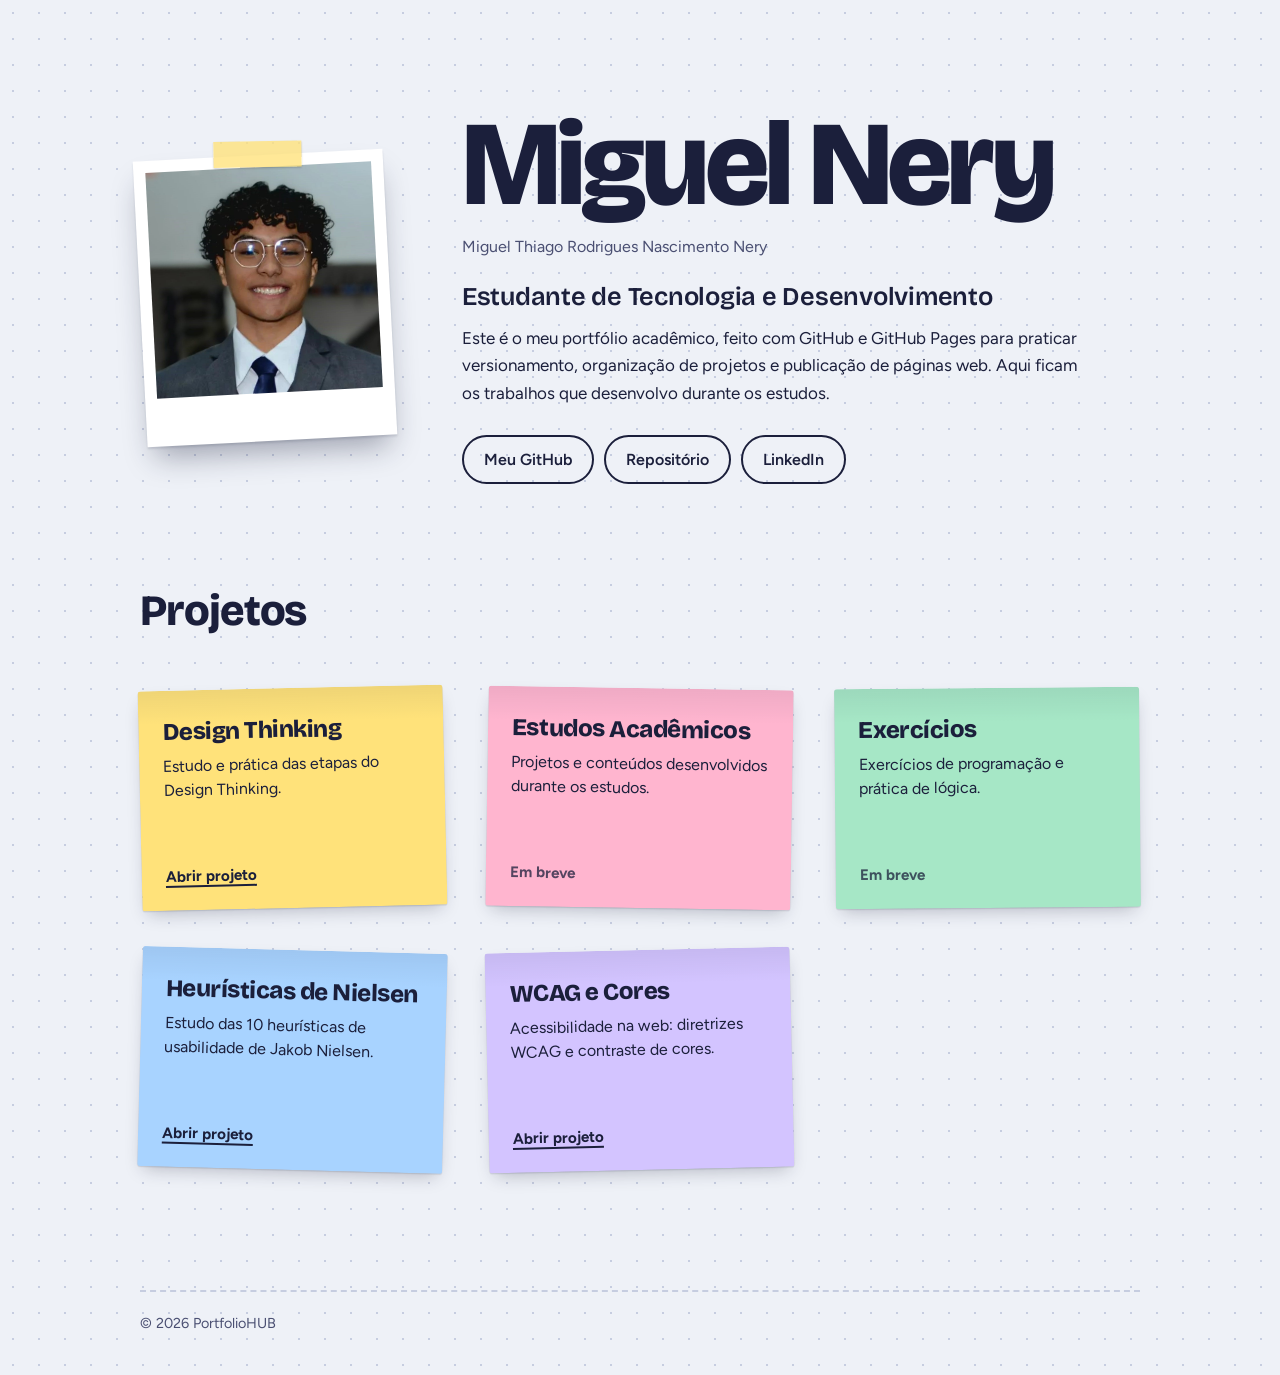
<file: index.html>
<!DOCTYPE html>
<html lang="pt-BR">
<head>
    <meta charset="UTF-8">
    <meta name="viewport" content="width=device-width, initial-scale=1.0">
    <title>Miguel Nery | PortfolioHUB</title>
    <meta name="description" content="Portfólio acadêmico de Miguel Nery, estudante de Tecnologia e Desenvolvimento.">
    <link rel="icon" href="data:image/svg+xml,<svg xmlns='http://www.w3.org/2000/svg' viewBox='0 0 32 32'><rect width='32' height='32' rx='4' fill='%23FFE27A'/><text x='16' y='23' font-size='20' font-weight='800' text-anchor='middle' fill='%231B1F3B' font-family='sans-serif'>M</text></svg>">

    <link rel="preconnect" href="https://fonts.googleapis.com">
    <link rel="preconnect" href="https://fonts.gstatic.com" crossorigin>
    <link href="https://fonts.googleapis.com/css2?family=Bricolage+Grotesque:opsz,wght@12..96,400..800&family=Figtree:wght@400..700&display=swap" rel="stylesheet">

    <style>

        :root {
            --board:  #EEF1F7;   
            --dot:    #C6CDE0;   
            --ink:    #1B1F3B;
            --muted:  #4A4F72;   
            --accent: #3B4BF0;   

            --note-ink: #1B1F3B; 

            --shadow:    0 1px 1px rgba(27,31,59,.12), 0 8px 18px -6px rgba(27,31,59,.28);
            --shadow-up: 0 2px 2px rgba(27,31,59,.12), 0 18px 30px -8px rgba(27,31,59,.38);

            --font-display: "Bricolage Grotesque", "Trebuchet MS", system-ui, sans-serif;
            --font-text: "Figtree", system-ui, -apple-system, "Segoe UI", sans-serif;

            color-scheme: light dark;
        }

        @media (prefers-color-scheme: dark) {
            :root {
                --board:  #14172B;
                --dot:    #2A2F4F;
                --ink:    #EDEFFB;
                --muted:  #AEB4D6;
                --accent: #9AA5FF;

                --shadow:    0 1px 1px rgba(0,0,0,.3), 0 8px 18px -6px rgba(0,0,0,.6);
                --shadow-up: 0 2px 2px rgba(0,0,0,.3), 0 18px 30px -8px rgba(0,0,0,.7);
            }
        }

        
        *, *::before, *::after { box-sizing: border-box; }
        * { margin: 0; }

        html { -webkit-text-size-adjust: 100%; }

        body {
            min-height: 100vh;
            overflow-x: clip;
            font-family: var(--font-text);
            line-height: 1.6;
            color: var(--ink);
            background-color: var(--board);
            background-image: radial-gradient(var(--dot) 1.2px, transparent 1.4px);
            background-size: 26px 26px;
        }

        a:focus-visible {
            outline: 3px solid var(--accent);
            outline-offset: 3px;
        }

        .page {
            max-width: 1080px;
            margin: 0 auto;
            padding: clamp(28px, 5vw, 64px) clamp(20px, 4vw, 40px) 40px;
        }

       
        .hero {
            display: grid;
            grid-template-columns: auto 1fr;
            align-items: center;
            gap: clamp(32px, 6vw, 72px);
            padding-block: clamp(16px, 4vw, 48px) clamp(56px, 9vw, 104px);
        }

        .polaroid {
            position: relative;
            width: clamp(170px, 23vw, 250px);
            padding: 12px 12px 48px;
            background: #fff;
            transform: rotate(-3deg);
            box-shadow: var(--shadow-up);
        }

        
        .polaroid::before {
            content: "";
            position: absolute;
            top: -14px;
            left: 50%;
            width: 88px;
            height: 26px;
            transform: translateX(-50%) rotate(2deg);
            background: rgba(255, 226, 122, .78);
            box-shadow: 0 1px 2px rgba(0,0,0,.18);
        }

        .polaroid img,
        .polaroid .initials {
            display: block;
            width: 100%;
            aspect-ratio: 1;
            object-fit: cover;
            background: #D8DDF0;
        }

        .polaroid .initials {
            display: grid;
            place-items: center;
            font-family: var(--font-display);
            font-size: 4rem;
            font-weight: 800;
            color: #1B1F3B;
        }

        h1 {
            font-family: var(--font-display);
            font-weight: 800;
            font-size: clamp(3.4rem, 10.5vw, 7.5rem);
            line-height: .88;
            letter-spacing: -.035em;
        }

        .fullname {
            margin-top: 16px;
            color: var(--muted);
        }

        .role {
            margin-top: 22px;
            font-family: var(--font-display);
            font-weight: 600;
            font-size: clamp(1.25rem, 2.4vw, 1.6rem);
            letter-spacing: -.01em;
            line-height: 1.25;
        }

        .bio {
            margin-top: 12px;
            max-width: 56ch;
            font-size: 1.0625rem;
        }

        .links {
            display: flex;
            flex-wrap: wrap;
            gap: 10px;
            margin-top: 28px;
            padding: 0;
            list-style: none;
        }

        .links a {
            display: inline-block;
            padding: 10px 20px;
            border: 2px solid var(--ink);
            border-radius: 999px;
            font-weight: 600;
            color: var(--ink);
            text-decoration: none;
            transition: background-color .15s, color .15s;
        }

        .links a:hover {
            background: var(--ink);
            color: var(--board);
        }

    
        .board h2 {
            margin-bottom: clamp(26px, 4vw, 44px);
            font-family: var(--font-display);
            font-weight: 800;
            font-size: clamp(1.9rem, 4vw, 2.7rem);
            letter-spacing: -.025em;
            line-height: 1.1;
        }

        .notes {
            display: grid;
            grid-template-columns: repeat(auto-fill, minmax(min(100%, 250px), 1fr));
            gap: clamp(26px, 3.4vw, 42px);
            padding: 8px 0 0;
            list-style: none;
        }

        .note {
            --tilt: 0deg;
            --paper: #FFE27A;

            position: relative;
            display: flex;
            flex-direction: column;
            min-height: 220px;
            padding: 28px 24px 22px;
            color: var(--note-ink);
            background:
                linear-gradient(to bottom, rgba(27,31,59,.07), transparent 34px),
                var(--paper);
            border-radius: 3px;
            box-shadow: var(--shadow);
            transform: rotate(var(--tilt));
            transition: transform .25s cubic-bezier(.3, .9, .4, 1.2), box-shadow .25s;
            animation: drop .7s cubic-bezier(.2, .9, .3, 1.15) backwards;
            animation-delay: calc(min(var(--i, 0), 10) * 70ms + 150ms);
        }


        .note:nth-child(4n+1) { --tilt: -1.3deg; }
        .note:nth-child(4n+2) { --tilt:  .9deg; }
        .note:nth-child(4n+3) { --tilt: -.5deg; }
        .note:nth-child(4n+4) { --tilt: 1.5deg; }


        .note:nth-child(6n+1) { --paper: #FFE27A; }
        .note:nth-child(6n+2) { --paper: #FFB5CF; }
        .note:nth-child(6n+3) { --paper: #A6E7C6; }
        .note:nth-child(6n+4) { --paper: #A8D3FF; }
        .note:nth-child(6n+5) { --paper: #D3C4FF; }
        .note:nth-child(6n+6) { --paper: #FFC697; }

        .note.has-link:hover {
            z-index: 1;
            transform: rotate(0deg) translateY(-6px) scale(1.025);
            box-shadow: var(--shadow-up);
        }

        .note h3 {
            font-family: var(--font-display);
            font-weight: 800;
            font-size: 1.5rem;
            line-height: 1.1;
            letter-spacing: -.02em;
        }

        .note p {
            margin-top: 10px;
            line-height: 1.5;
        }

        .note .open,
        .note .soon {
            margin-top: auto;
            padding-top: 20px;
            font-size: .95rem;
            font-weight: 700;
        }

        .note .open {
            align-self: flex-start;
            color: var(--note-ink);
            text-decoration: underline;
            text-decoration-thickness: 2px;
            text-underline-offset: 4px;
        }

  
        .note .open::after {
            content: "";
            position: absolute;
            inset: 0;
        }

        .note .open:focus-visible { outline: none; }
        .note .open:focus-visible::after {
            outline: 3px solid var(--accent);
            outline-offset: 4px;
            border-radius: 4px;
        }

        .note .soon { opacity: .75; }

        @keyframes drop {
            from {
                opacity: 0;
                transform: translateY(-36px) rotate(calc(var(--tilt) * -4));
            }
        }

 
        footer {
            margin-top: clamp(64px, 10vw, 120px);
            padding-top: 20px;
            border-top: 2px dashed var(--dot);
            color: var(--muted);
            font-size: .9rem;
        }


        @media (max-width: 720px) {
            .hero { grid-template-columns: 1fr; gap: 40px; }
            .polaroid { margin-left: 8px; }
        }

        @media (prefers-reduced-motion: reduce) {
            .note { animation: none; transition: none; }
        }
    </style>
</head>

<body>
    <div class="page">

        <header class="hero">
            <div class="polaroid">
                <img src="foto.jpeg" alt="Foto de Miguel Nery"
                     onerror="this.replaceWith(Object.assign(document.createElement('div'), {className: 'initials', textContent: 'MN'}))">
            </div>

            <div>
                <h1>Miguel Nery</h1>
                <p class="fullname">Miguel Thiago Rodrigues Nascimento Nery</p>

                <p class="role">Estudante de Tecnologia e Desenvolvimento</p>
                <p class="bio">
                    Este é o meu portfólio acadêmico, feito com GitHub e GitHub Pages para praticar
                    versionamento, organização de projetos e publicação de páginas web. Aqui ficam
                    os trabalhos que desenvolvo durante os estudos.
                </p>

                <ul class="links">
                    <li><a href="https://github.com/Miguelnnery" target="_blank" rel="noopener noreferrer">Meu GitHub</a></li>
                    <li><a href="https://github.com/Miguelnnery/PortfolioHUB" target="_blank" rel="noopener noreferrer">Repositório</a></li>
                    <li><a href="https://www.linkedin.com/in/miguel-nery-b3b1033b4" target="_blank" rel="noopener noreferrer">LinkedIn</a></li>
                </ul>
            </div>
        </header>

        <main class="board">
            <h2>Projetos</h2>
            <ul class="notes" id="projetos">
                <noscript><li>Ative o JavaScript no navegador para ver a lista de projetos.</li></noscript>
            </ul>
        </main>

        <footer>
            © <span id="ano">2026</span> PortfolioHUB
        </footer>

    </div>

    <script>

        const PROJETOS = [
            { titulo: "Design Thinking",       descricao: "Estudo e prática das etapas do Design Thinking.",           link: "design-thinking/" },
            { titulo: "Estudos Acadêmicos",    descricao: "Projetos e conteúdos desenvolvidos durante os estudos." },
            { titulo: "Exercícios",            descricao: "Exercícios de programação e prática de lógica." },
            { titulo: "Heurísticas de Nielsen", descricao: "Estudo das 10 heurísticas de usabilidade de Jakob Nielsen.", link: "heuristicas-nielsen/" },
            { titulo: "WCAG e Cores",          descricao: "Acessibilidade na web: diretrizes WCAG e contraste de cores.", link: "wcag-cores/" },
        ];

        const lista = document.getElementById("projetos");
        lista.textContent = "";

        PROJETOS.forEach((projeto, i) => {
            const nota = document.createElement("li");
            nota.className = "note";
            nota.style.setProperty("--i", i);

            const titulo = document.createElement("h3");
            titulo.textContent = projeto.titulo;

            const descricao = document.createElement("p");
            descricao.textContent = projeto.descricao;

            nota.append(titulo, descricao);

            if (projeto.link) {
                nota.classList.add("has-link");

                const a = document.createElement("a");
                a.className = "open";
                a.href = projeto.link;
                a.textContent = "Abrir projeto";
                a.setAttribute("aria-label", "Abrir projeto " + projeto.titulo);

                const externo = /^https?:\/\//.test(projeto.link);
                if (externo || projeto.novaAba) {
                    a.target = "_blank";
                    a.rel = "noopener noreferrer";
                }

                nota.append(a);
            } else {
                const breve = document.createElement("span");
                breve.className = "soon";
                breve.textContent = "Em breve";
                nota.append(breve);
            }

            lista.append(nota);
        });

        document.getElementById("ano").textContent = new Date().getFullYear();
    </script>
</body>
</html>
</file>
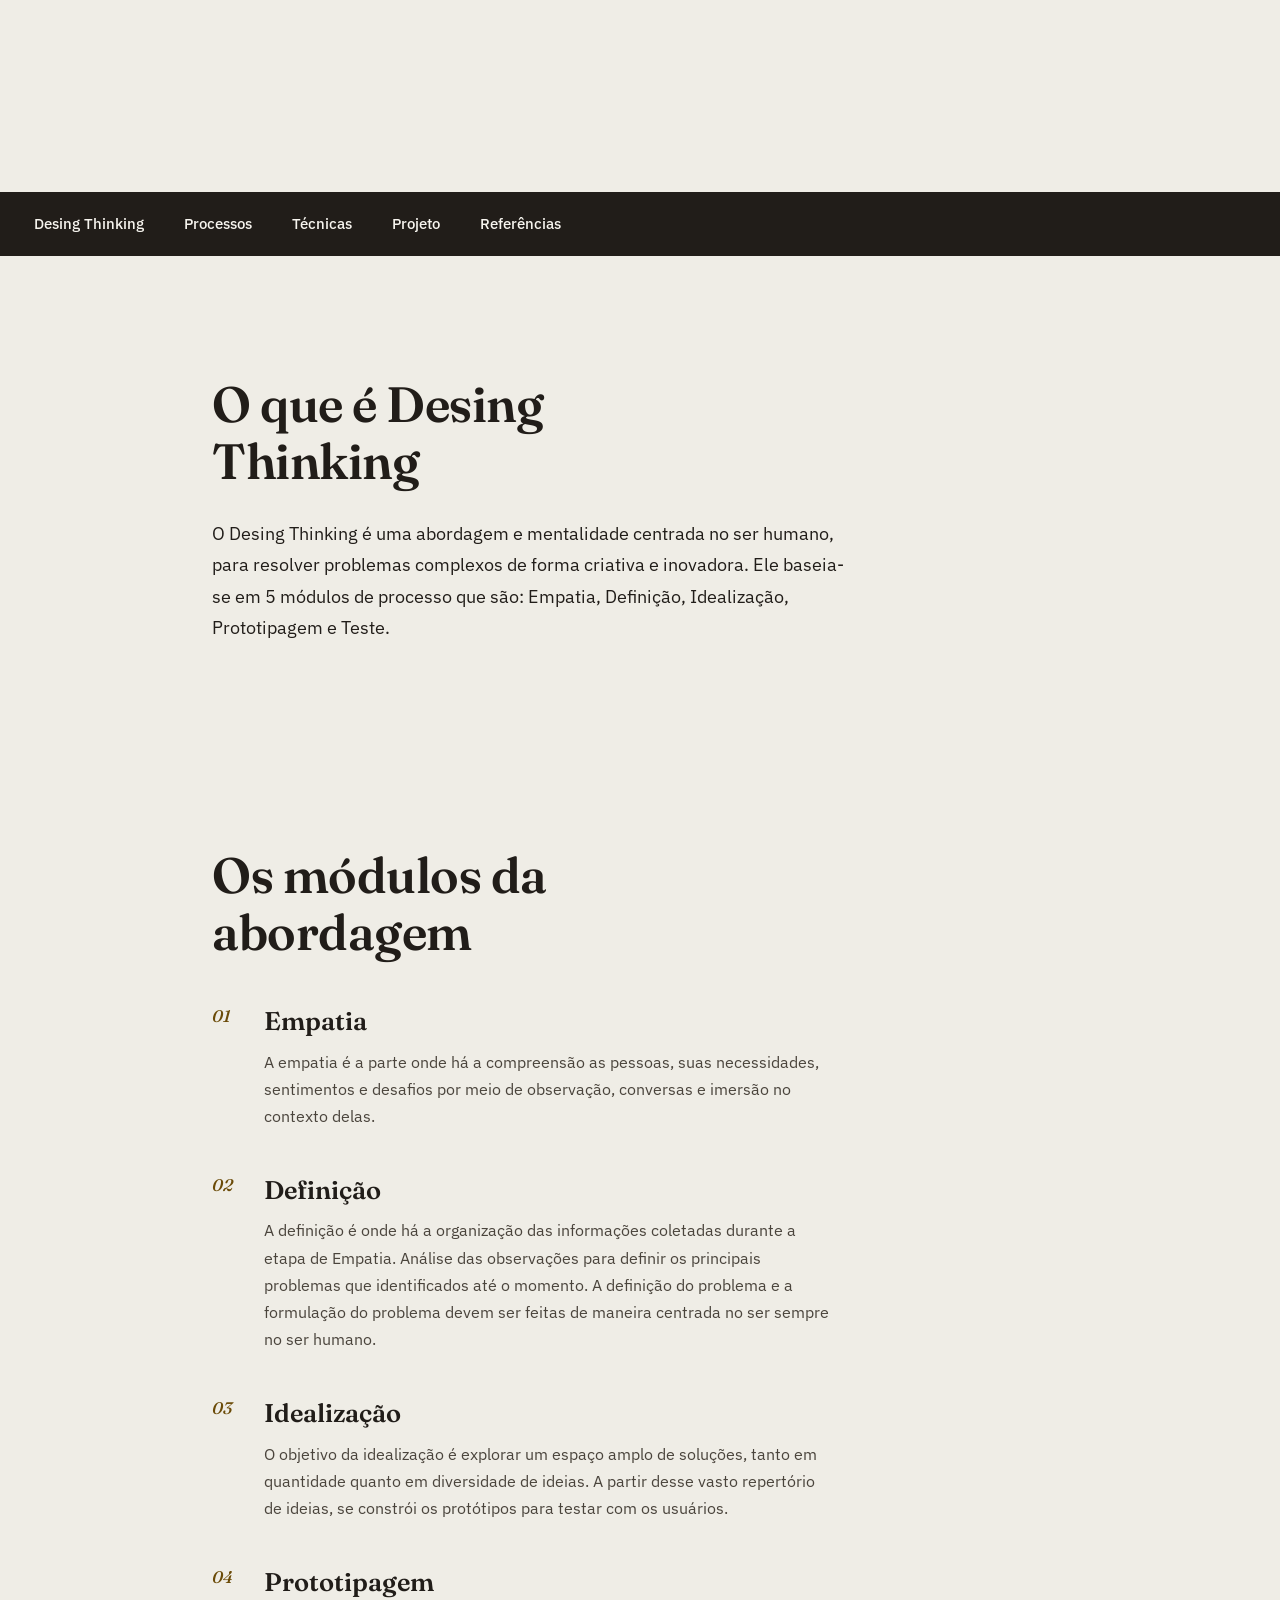
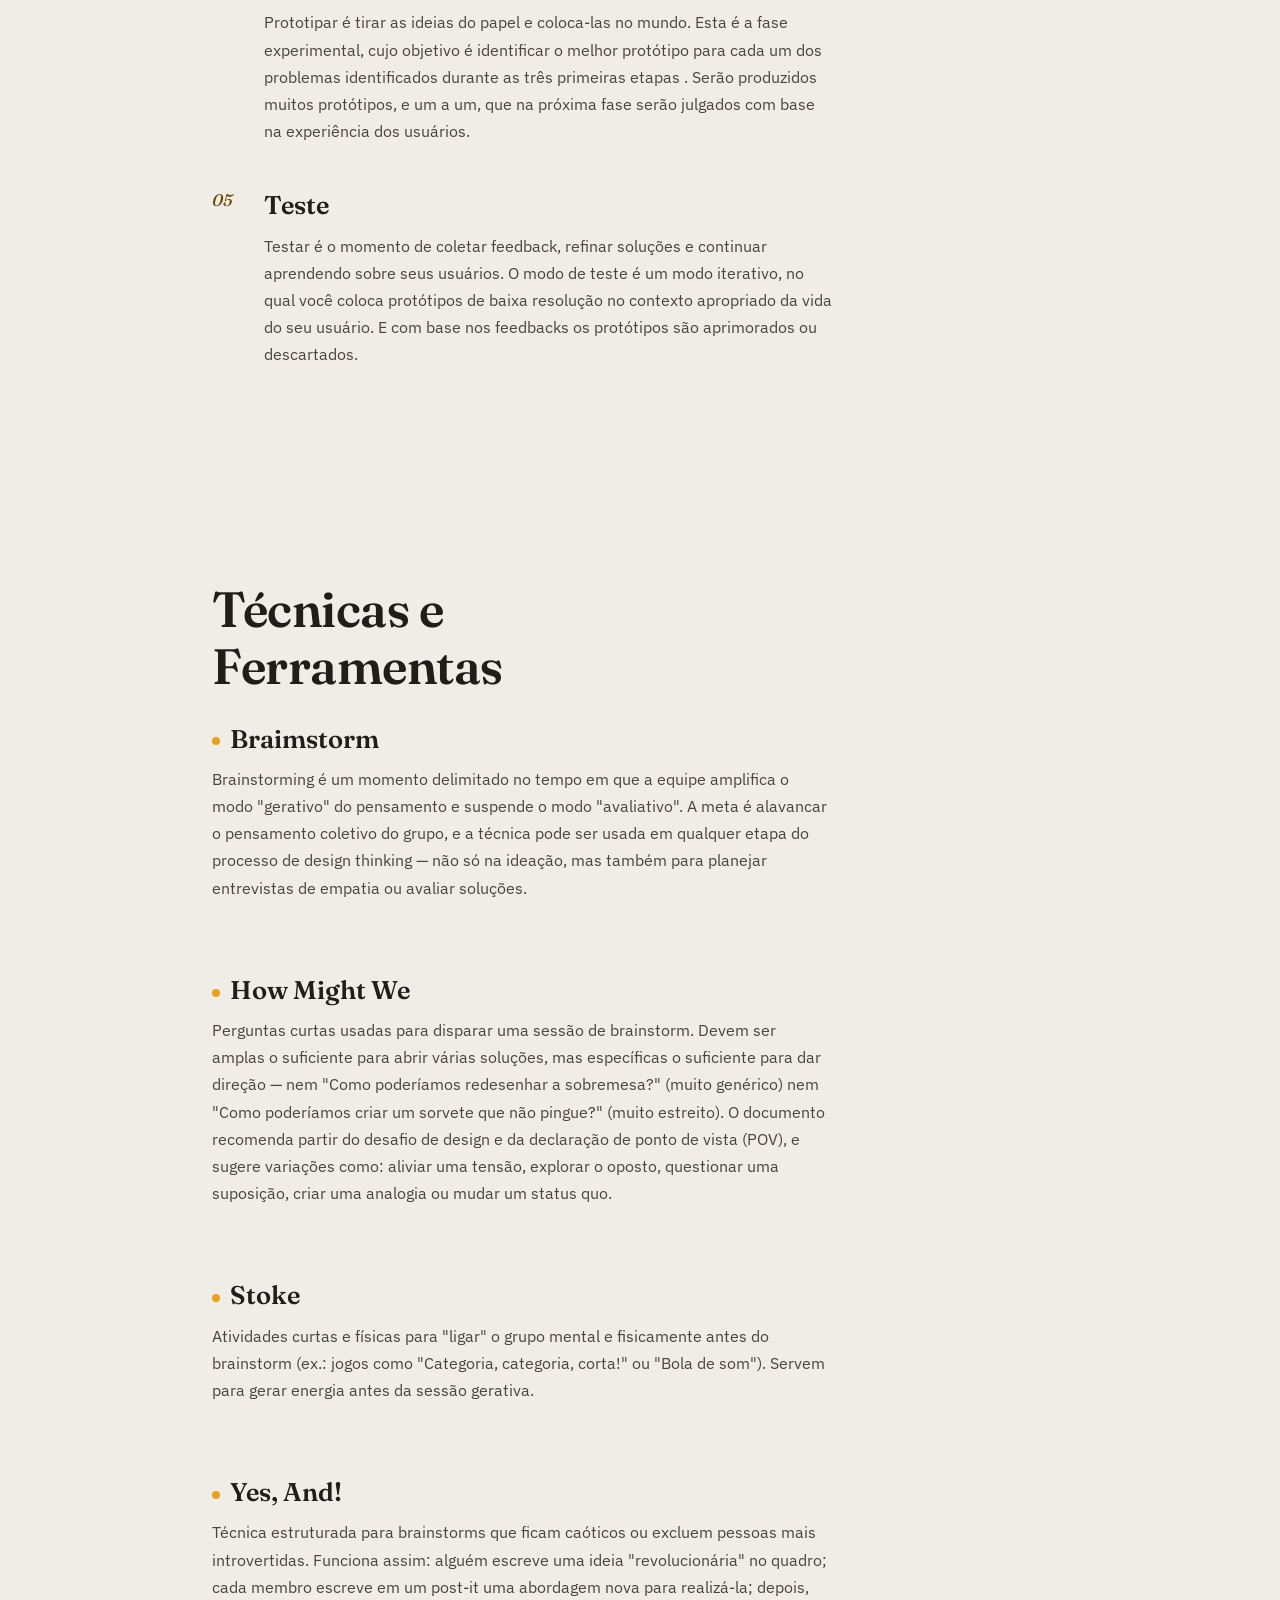
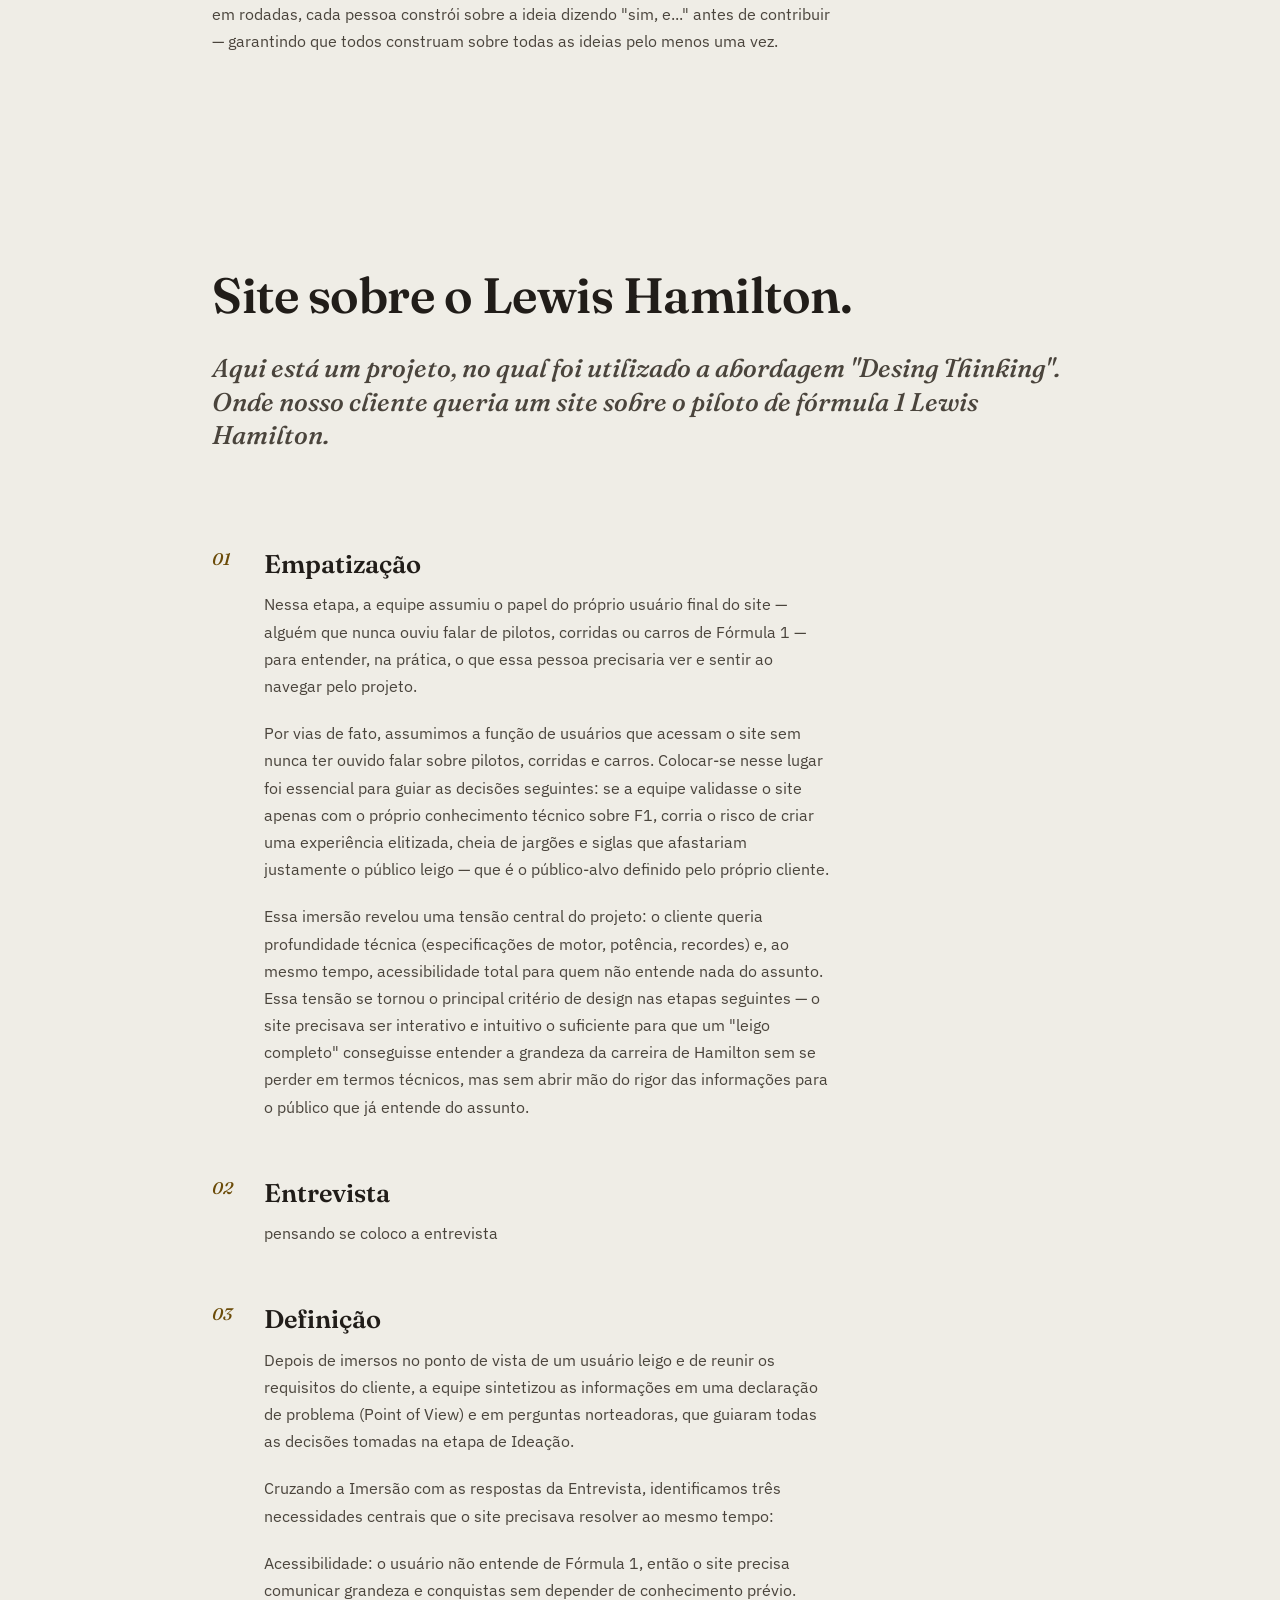
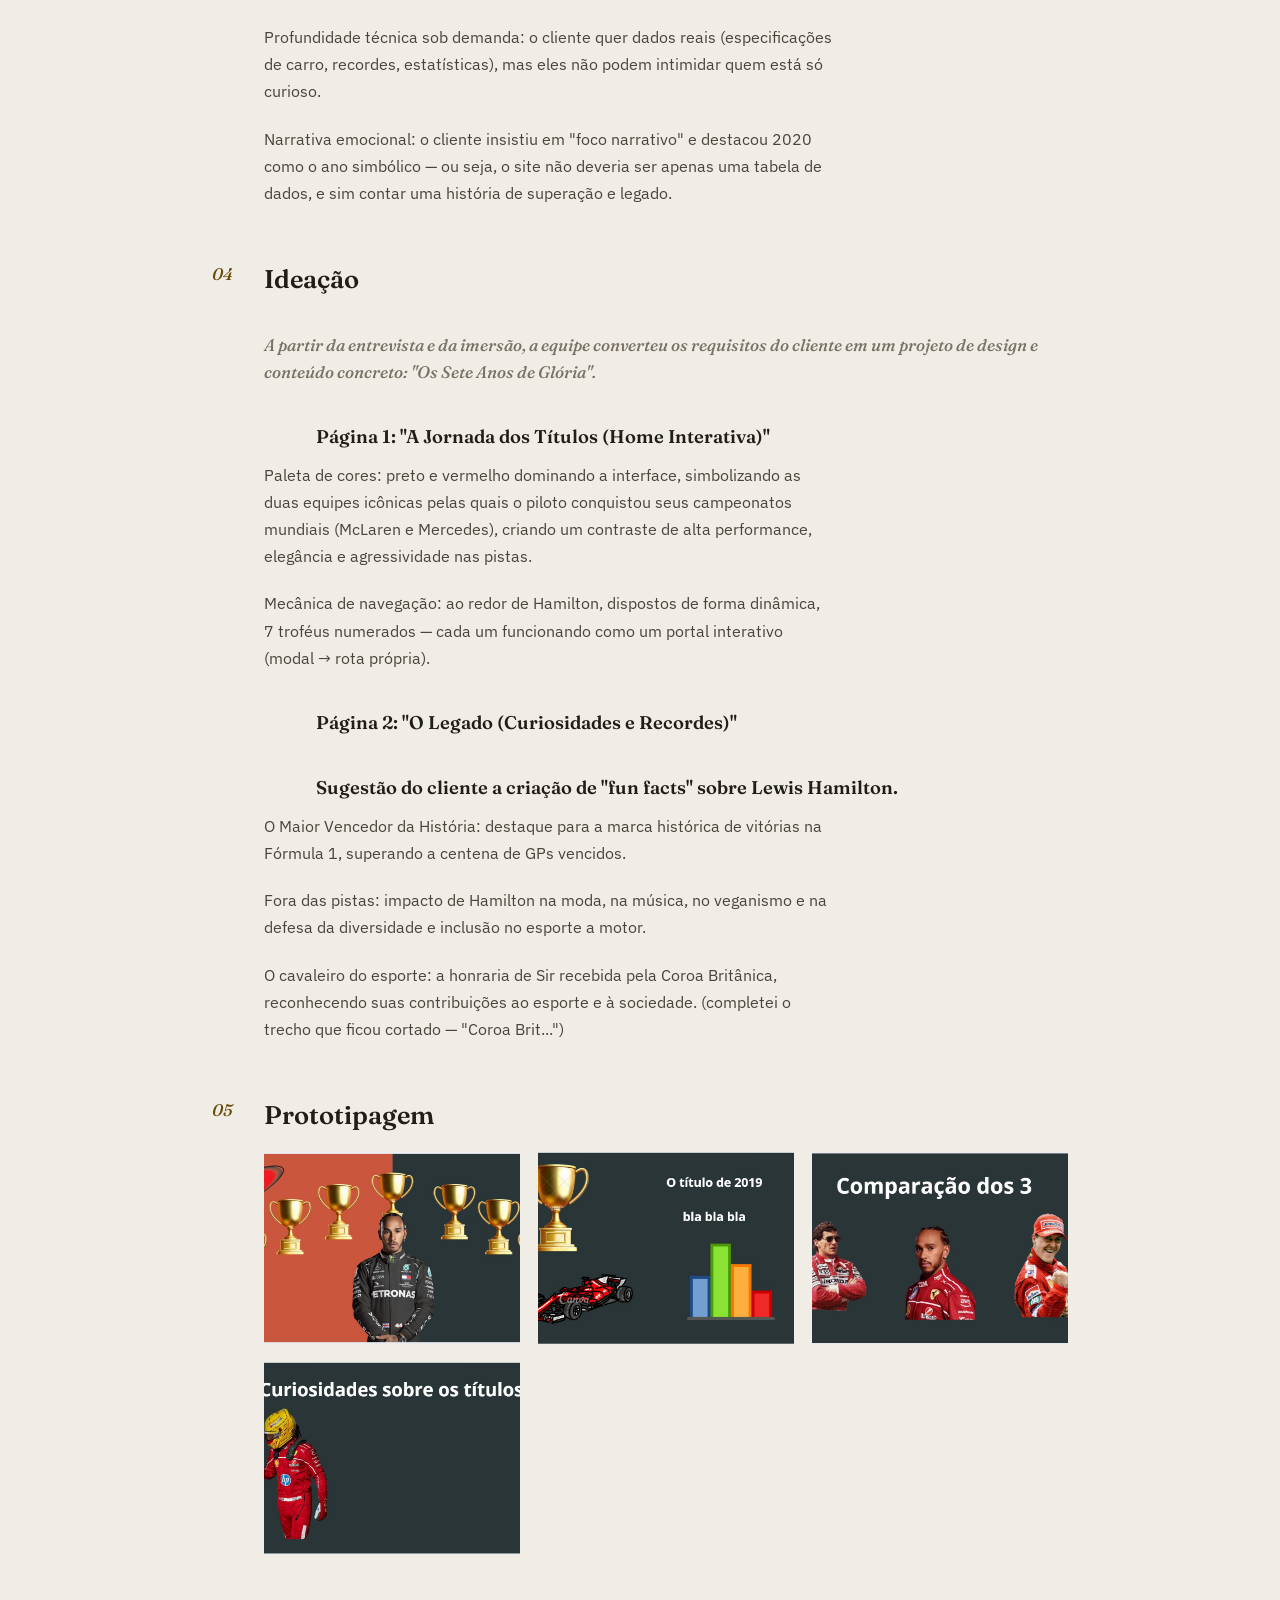
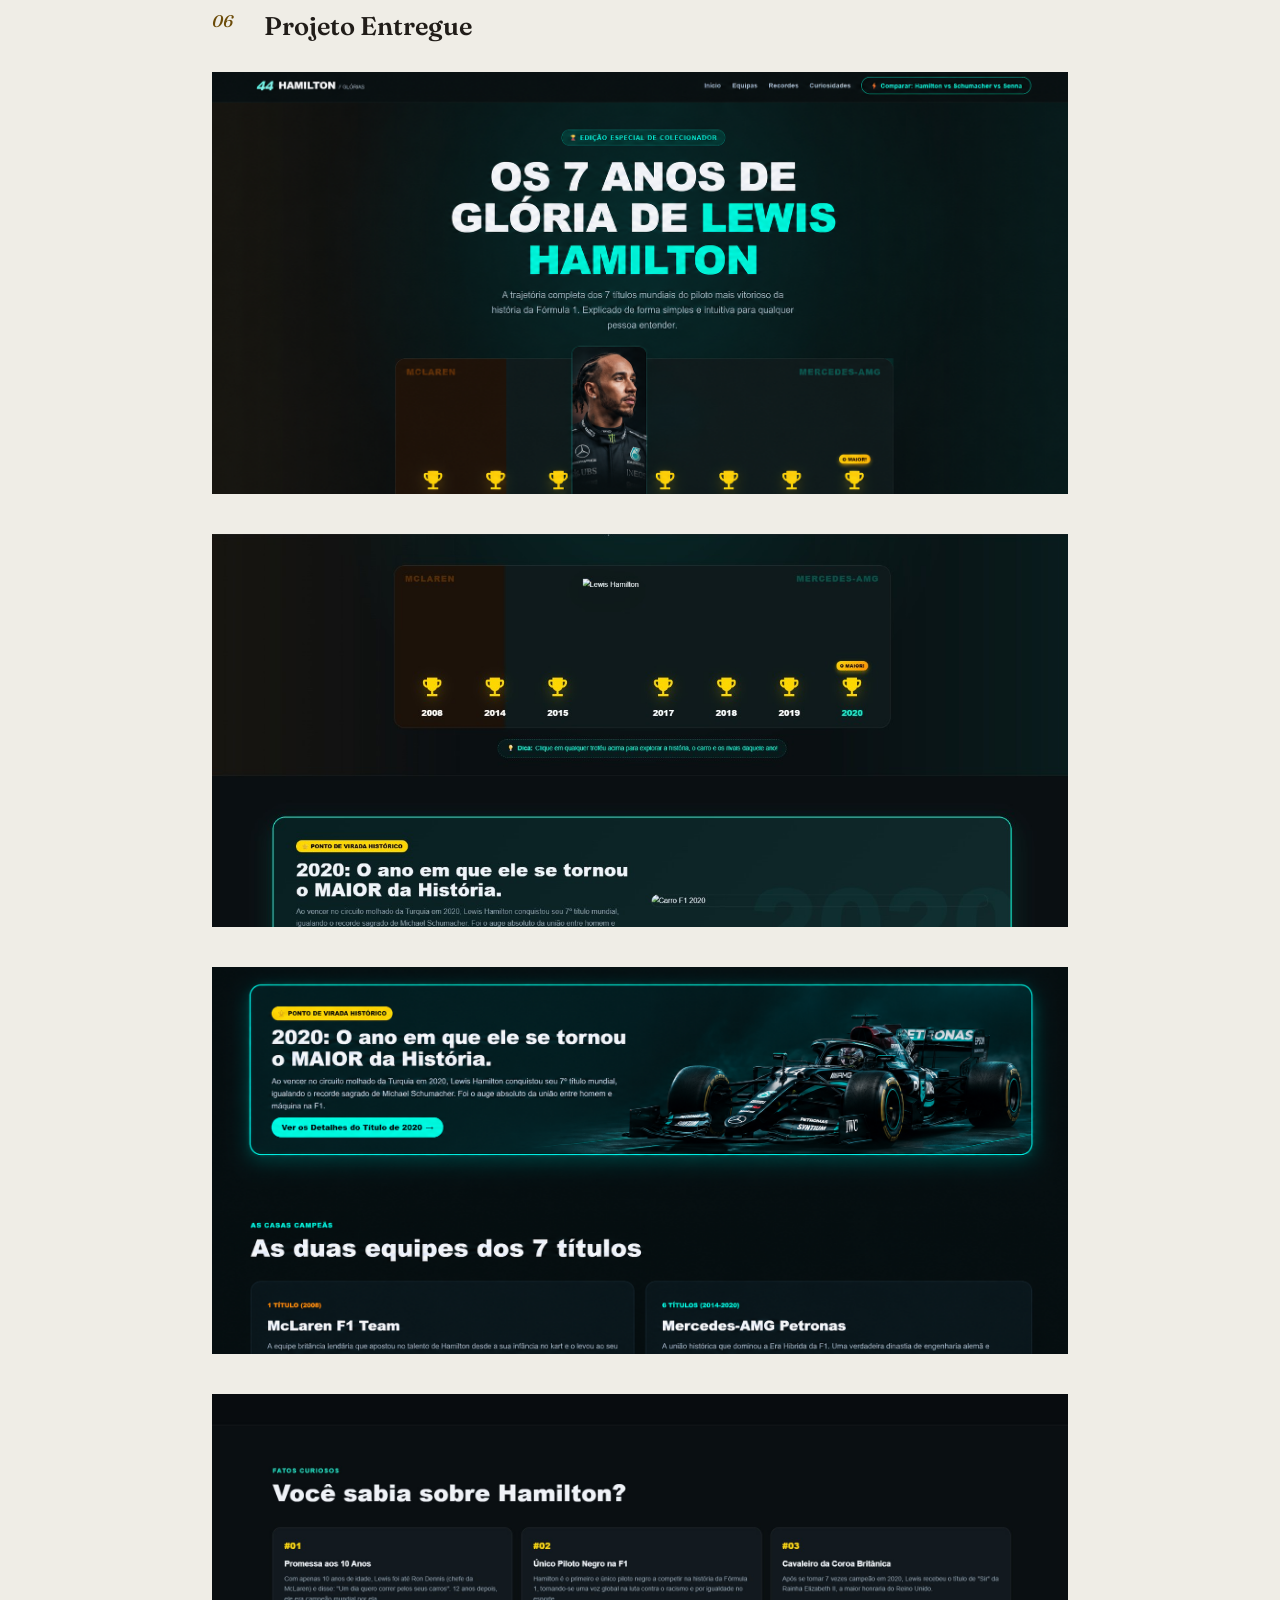
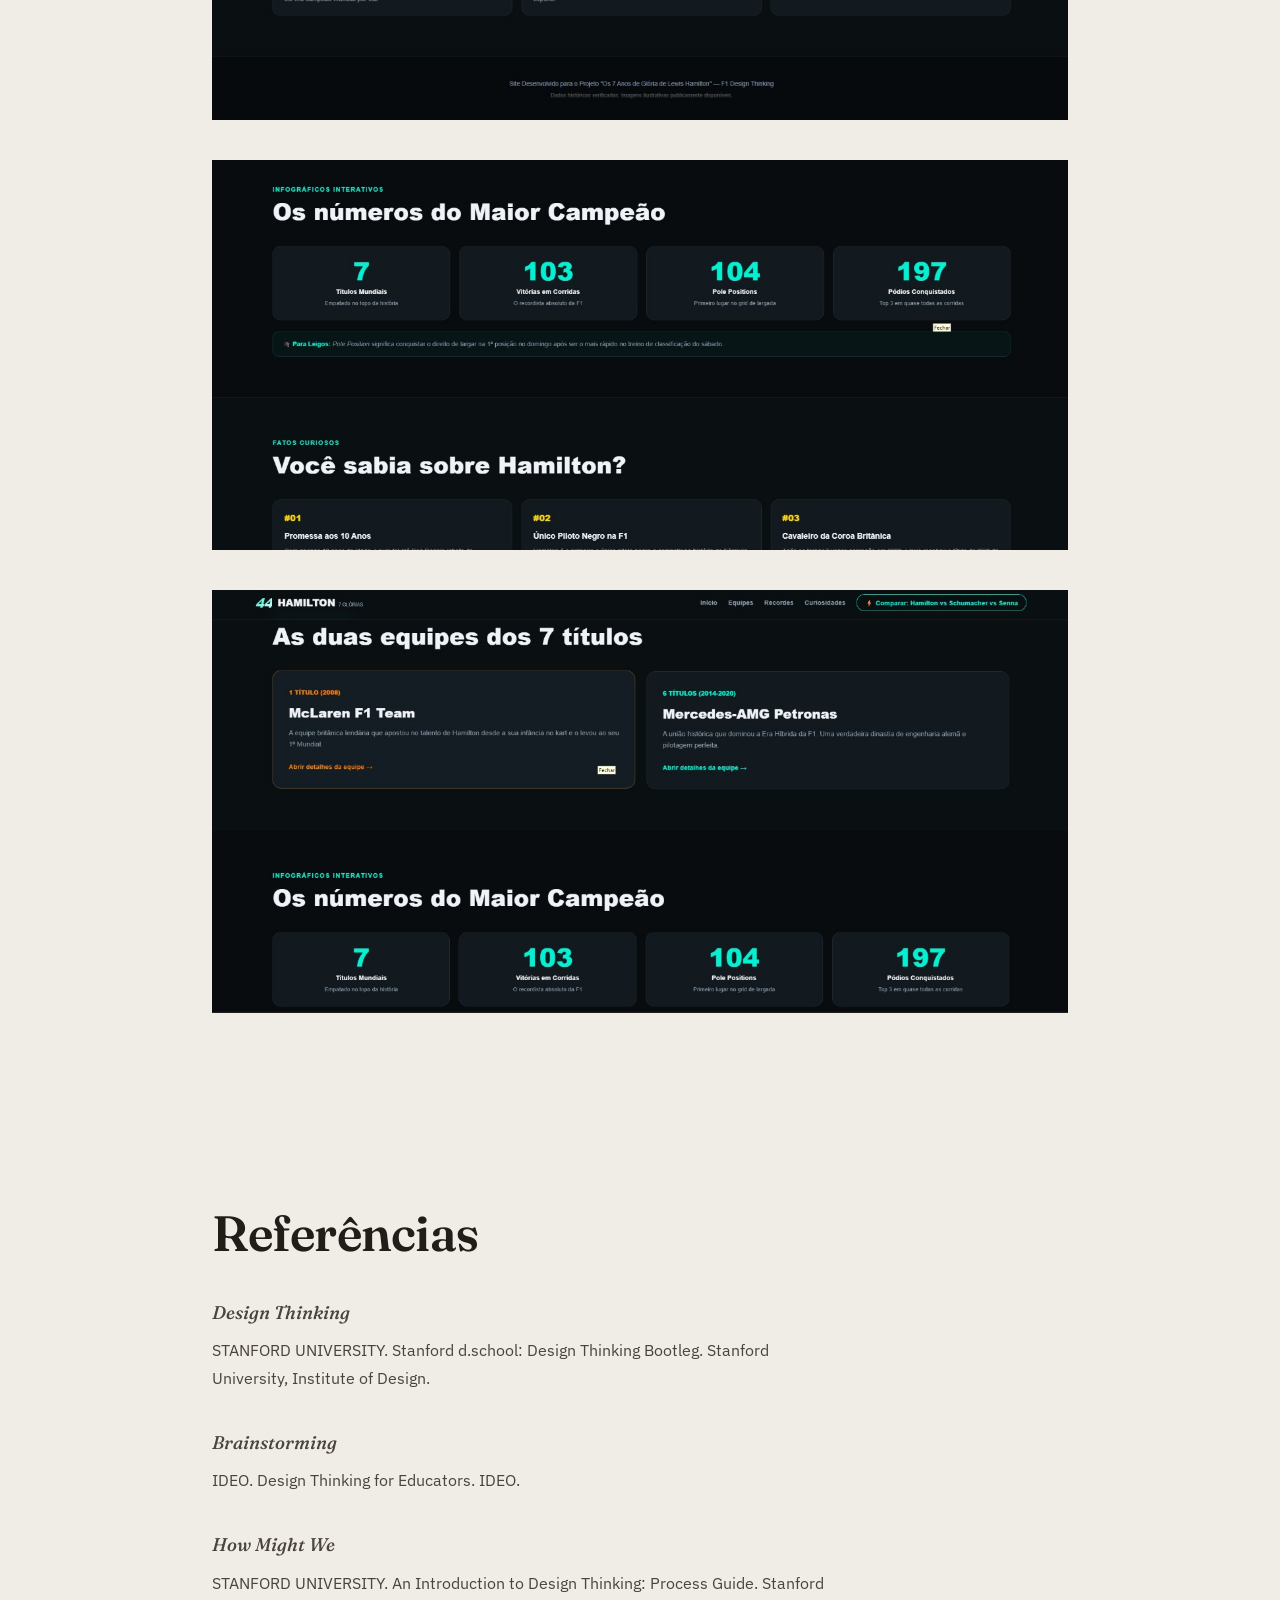
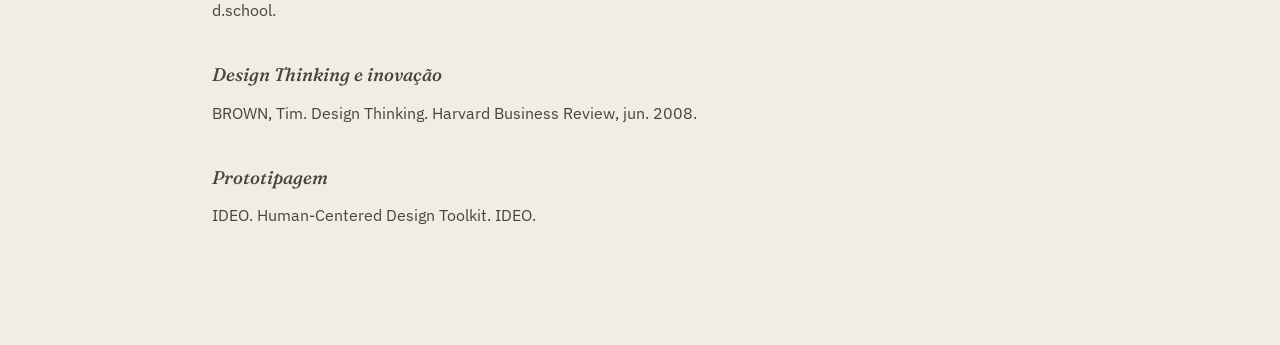
<file: design-thinking/index.html>
<!DOCTYPE html>
<html lang="en">
<head>
  <meta charset="UTF-8">
  <meta name="viewport" content="width=device-width, initial-scale=1.0">
  <title> Desing Thinking</title>
  <link rel="stylesheet" href="style_cores.css">
</head>

<body>
<section id="início"></section>
    <header class="navbarss">
        <a href="#Conceito" class="navbar__link"> Desing Thinking</a>
        <a href="#Módulos" class="navbar__link"> Processos</a>
        <a href="#Técnicas e Ferramentas" class="navbar__link"> Técnicas</a>
        <a href="#Projeto" class="navbar__link"> Projeto</a>
        <a href="#Referências" class="navbar__link">Referências</a>
    </header>

    <section id="Conceito">
        <h1>O que é Desing Thinking</h1>
        <h4>O Desing Thinking é uma abordagem e mentalidade centrada no ser humano, para resolver problemas complexos de forma criativa e inovadora. Ele baseia-se em 5 módulos de processo que são: Empatia, Definição, Idealização, Prototipagem e Teste.</h4>
    </section>



    <section id="Módulos">  
        <h1>Os módulos da abordagem</h1>

            <h2>Empatia</h2>
                <h4>A empatia é a parte onde há a compreensão as pessoas, suas necessidades, sentimentos e desafios por meio de observação, conversas e imersão no contexto delas. </h4>
    
            <h2>Definição</h2>
                <h4>A definição é onde há a organização das informações coletadas durante a etapa de Empatia. Análise das observações para definir os principais problemas que identificados até o momento. A definição do problema e a formulação do problema devem ser feitas de maneira centrada no ser sempre no ser humano. </h4>

            <h2>Idealização</h2>
                <h4>O objetivo da idealização é explorar um espaço amplo de soluções, tanto em quantidade quanto em diversidade de ideias. A partir desse vasto repertório de ideias, se constrói os protótipos para testar com os usuários.</h4>

            <h2>Prototipagem</h2>
                <h4>Prototipar é tirar as ideias do papel e coloca-las no mundo. Esta é a fase experimental, cujo objetivo é identificar o melhor protótipo para cada um dos problemas identificados durante as três primeiras etapas . Serão produzidos muitos protótipos, e um a um, que na próxima fase serão julgados com base na experiência dos usuários.</h4>
    
            <h2>Teste</h2>
            <h4>Testar é o momento de coletar feedback, refinar soluções e continuar aprendendo sobre seus usuários. O modo de teste é um modo iterativo, no qual você coloca protótipos de baixa resolução no contexto apropriado da vida do seu usuário. E com base nos feedbacks os protótipos são aprimorados ou descartados.</h4>
    </section>


    <section id="Técnicas e Ferramentas">
        <h1> Técnicas e Ferramentas</h1>
            <h2>Braimstorm</h2>
                <h4>Brainstorming é um momento delimitado no tempo em que a equipe amplifica o modo "gerativo" do pensamento e suspende o modo "avaliativo". A meta é alavancar o pensamento coletivo do grupo, e a técnica pode ser usada em qualquer etapa do processo de design thinking — não só na ideação, mas também para planejar entrevistas de empatia ou avaliar soluções.</h4>
    
            <h2>How Might We</h2>
                <h4>Perguntas curtas usadas para disparar uma sessão de brainstorm. Devem ser amplas o suficiente para abrir várias soluções, mas específicas o suficiente para dar direção — nem "Como poderíamos redesenhar a sobremesa?" (muito genérico) nem "Como poderíamos criar um sorvete que não pingue?" (muito estreito). O documento recomenda partir do desafio de design e da declaração de ponto de vista (POV), e sugere variações como: aliviar uma tensão, explorar o oposto, questionar uma suposição, criar uma analogia ou mudar um status quo. </h4>
            <h2>Stoke</h2>
                <h4>Atividades curtas e físicas para "ligar" o grupo mental e fisicamente antes do brainstorm (ex.: jogos como "Categoria, categoria, corta!" ou "Bola de som"). Servem para gerar energia antes da sessão gerativa.</h4>
            <h2>Yes, And!</h2>
                <h4>Técnica estruturada para brainstorms que ficam caóticos ou excluem pessoas mais introvertidas. Funciona assim: alguém escreve uma ideia "revolucionária" no quadro; cada membro escreve em um post-it uma abordagem nova para realizá-la; depois, em rodadas, cada pessoa constrói sobre a ideia dizendo "sim, e..." antes de contribuir — garantindo que todos construam sobre todas as ideias pelo menos uma vez.</h4>
    </section>

    <section id="Projeto">
        <h1>Site sobre o Lewis Hamilton.</h1>
            <h2>Aqui está um projeto, no qual foi utilizado a abordagem "Desing Thinking". Onde nosso cliente queria um site sobre o piloto de fórmula 1 Lewis Hamilton.</h2>
    
    
    
        <h2>Empatização</h2>
            <h4>Nessa etapa, a equipe assumiu o papel do próprio usuário final do site — alguém que nunca ouviu falar de pilotos, corridas ou carros de Fórmula 1 — para entender, na prática, o que essa pessoa precisaria ver e sentir ao navegar pelo projeto.</h4>
            <h4>Por vias de fato, assumimos a função de usuários que acessam o site sem nunca ter ouvido falar sobre pilotos, corridas e carros. Colocar-se nesse lugar foi essencial para guiar as decisões seguintes: se a equipe validasse o site apenas com o próprio conhecimento técnico sobre F1, corria o risco de criar uma experiência elitizada, cheia de jargões e siglas que afastariam justamente o público leigo — que é o público-alvo definido pelo próprio cliente.</h4>
            <h4>Essa imersão revelou uma tensão central do projeto: o cliente queria profundidade técnica (especificações de motor, potência, recordes) e, ao mesmo tempo, acessibilidade total para quem não entende nada do assunto. Essa tensão se tornou o principal critério de design nas etapas seguintes — o site precisava ser interativo e intuitivo o suficiente para que um "leigo completo" conseguisse entender a grandeza da carreira de Hamilton sem se perder em termos técnicos, mas sem abrir mão do rigor das informações para o público que já entende do assunto.</h4>
        
        <h2>Entrevista</h2>
        <h4> pensando se coloco a entrevista</h4>


        <h2>Definição</h2>
            <h4>Depois de imersos no ponto de vista de um usuário leigo e de reunir os requisitos do cliente, a equipe sintetizou as informações em uma declaração de problema (Point of View) e em perguntas norteadoras, que guiaram todas as decisões tomadas na etapa de Ideação.</h4>


            <h4>Cruzando a Imersão com as respostas da Entrevista, identificamos três necessidades centrais que o site precisava resolver ao mesmo tempo:</h4>

            <h4>Acessibilidade: o usuário não entende de Fórmula 1, então o site precisa comunicar grandeza e conquistas sem depender de conhecimento prévio.</h4>
            
            <h4>Profundidade técnica sob demanda: o cliente quer dados reais (especificações de carro, recordes, estatísticas), mas eles não podem intimidar quem está só curioso.</h4>
                
            <h4>Narrativa emocional: o cliente insistiu em "foco narrativo" e destacou 2020 como o ano simbólico — ou seja, o site não deveria ser apenas uma tabela de dados, e sim contar uma história de superação e legado.</h4>
        
        
        <h2>Ideação</h2>
            <h3>A partir da entrevista e da imersão, a equipe converteu os requisitos do cliente em um projeto de design e conteúdo concreto: "Os Sete Anos de Glória".</h3>
            <h3>Página 1: "A Jornada dos Títulos (Home Interativa)"</h3>
            <h4>Paleta de cores: preto e vermelho dominando a interface, simbolizando as duas equipes icônicas pelas quais o piloto conquistou seus campeonatos mundiais (McLaren e Mercedes), criando um contraste de alta performance, elegância e agressividade nas pistas.</h4>
            <h4>Mecânica de navegação: ao redor de Hamilton, dispostos de forma dinâmica, 7 troféus numerados — cada um funcionando como um portal interativo (modal → rota própria).</h4>
            
            <h3>Página 2: "O Legado (Curiosidades e Recordes)"</h3>
            <h3>Sugestão do cliente a criação de "fun facts" sobre Lewis Hamilton. </h3>
            <h4>O Maior Vencedor da História: destaque para a marca histórica de vitórias na Fórmula 1, superando a centena de GPs vencidos.</h4>
            <h4>Fora das pistas: impacto de Hamilton na moda, na música, no veganismo e na defesa da diversidade e inclusão no esporte a motor.</h4>
            <h4>O cavaleiro do esporte: a honraria de Sir recebida pela Coroa Britânica, reconhecendo suas contribuições ao esporte e à sociedade. (completei o trecho que ficou cortado — "Coroa Brit...")</h4>
        
        <h2>Prototipagem</h2>
        <div class="image-container">
            <img src="imagens/prot_1.jpg" alt="Protótpipo 1">
            <img src="imagens/prot2.jpg" alt="Protótipo 2"> 
            <img src="imagens/prot3.jpg" alt="Protótipo 3">
            <img src="imagens/prot4.jpg" alt="Protótipo 4">
        </div>
        


        <h2>Projeto Entregue</h2>

        <div class="image-container">
            <img src="imagens/lewis1.jpg" alt="Site img 1">
            <img src="imagens/lewis2.jpg" alt="Site img 2">
            <img src="imagens/lewis3.jpg" alt="Site img 3">
            <img src="imagens/lewis4.jpg" alt="Site img 4">
            <img src="imagens/lewis5.jpg" alt="Site img 5">
            <img src="imagens/lewis6.jpg" alt="Site img 6">
        </div>

        </section>




        <section id="Referências">
    <h1>Referências</h1>

    <h3>Design Thinking</h3>
    <h4>
        STANFORD UNIVERSITY. Stanford d.school: Design Thinking Bootleg.
        Stanford University, Institute of Design.
    </h4>

    <h3>Brainstorming</h3>
    <h4>
        IDEO. Design Thinking for Educators. IDEO.
    </h4>

    <h3>How Might We</h3>
    <h4>
        STANFORD UNIVERSITY. An Introduction to Design Thinking:
        Process Guide. Stanford d.school.
    </h4>

    <h3>Design Thinking e inovação</h3>
    <h4>
        BROWN, Tim. Design Thinking. Harvard Business Review,
        jun. 2008.
    </h4>

    <h3>Prototipagem</h3>
    <h4>
        IDEO. Human-Centered Design Toolkit. IDEO.
    </h4>
</section>
<body
</file>
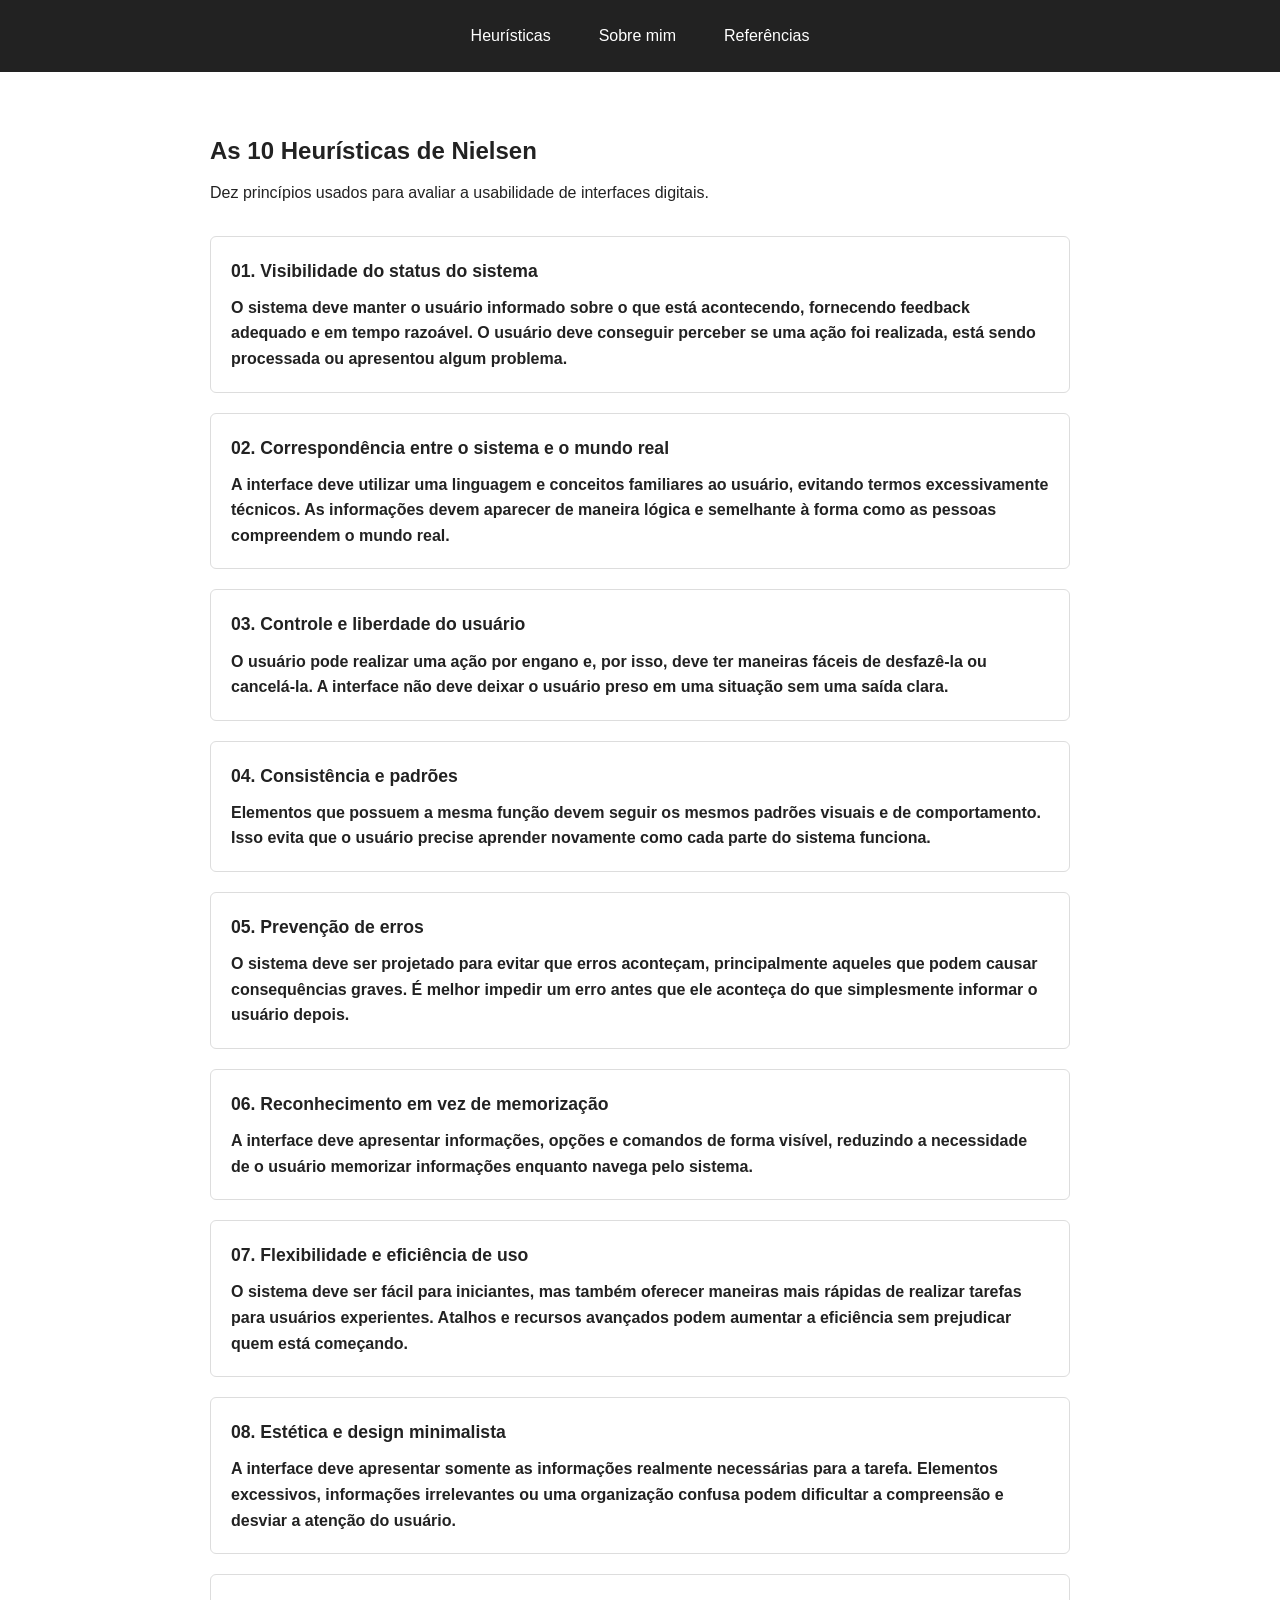
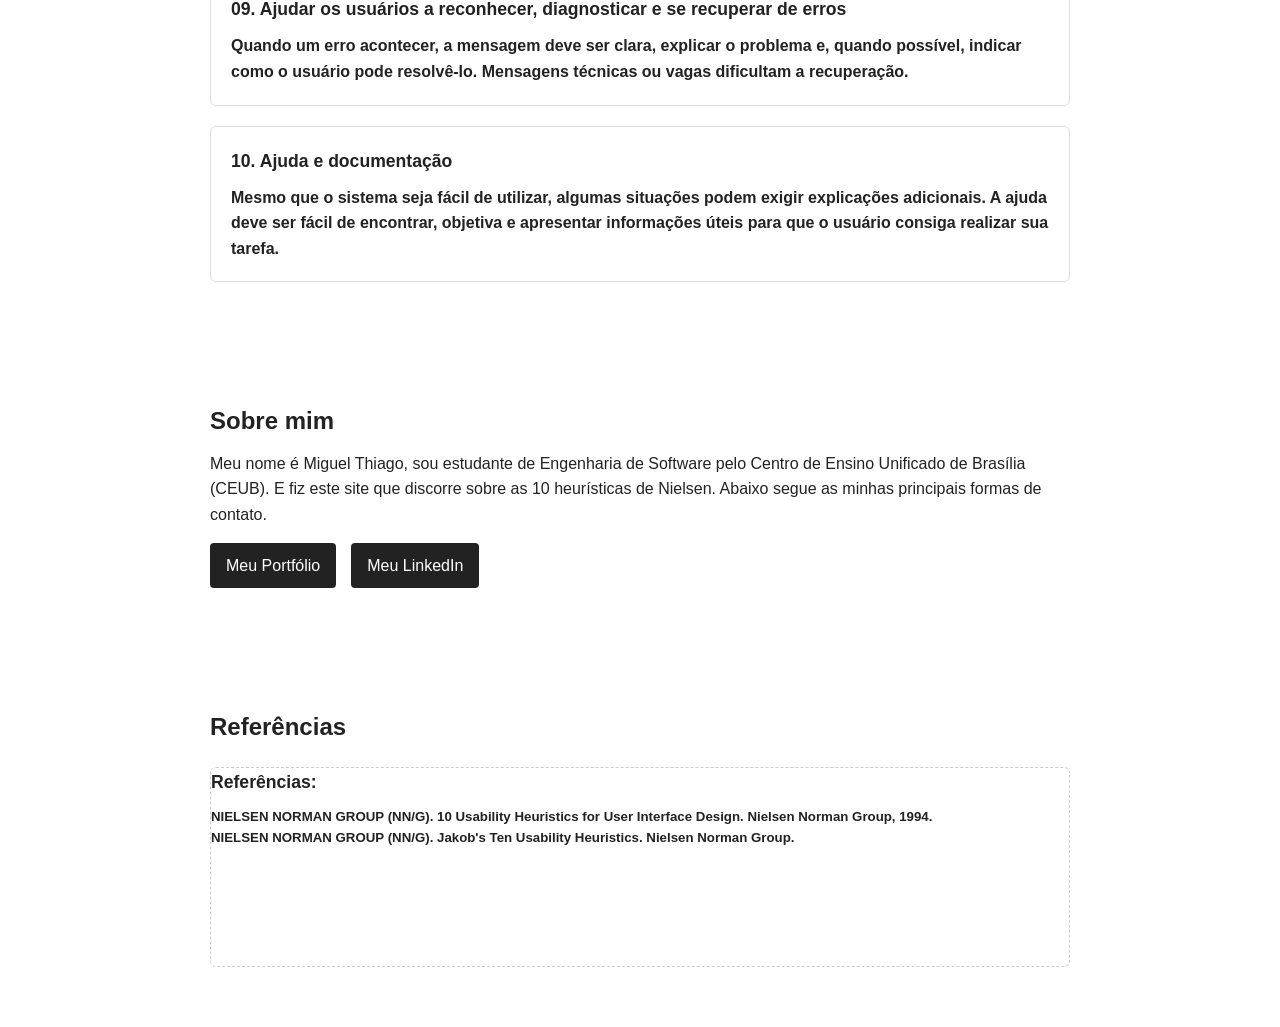
<file: heuristicas-nielsen/index.html>
<!DOCTYPE html>
<html lang="en">
<head>
  <meta charset="UTF-8">
  <meta name="viewport" content="width=device-width, initial-scale=1.0">
  <title>As 10 Heurísticas de Nielsen</title>
  <link rel="stylesheet" href="style.css">
</head>
<body>
  <header class="navbar">
    <a href="#heuristicas" class="navbar__link">Heurísticas</a>
    <a href="#sobre-mim" class="navbar__link">Sobre mim</a>
    <a href="#referencias" class="navbar__link">Referências</a>
  </header>

  <section id="heuristicas">
    <h1>As 10 Heurísticas de Nielsen</h1>
    <p>Dez princípios usados para avaliar a usabilidade de interfaces digitais.</p>

    <div class="lista-heuristicas">

      <article id="heuristica-1" class="heuristica">
        <h2>01. Visibilidade do status do sistema</h2>
        <h4>O sistema deve manter o usuário informado sobre o que está acontecendo, fornecendo feedback adequado e em tempo razoável. O usuário deve conseguir perceber se uma ação foi realizada, está sendo processada ou apresentou algum problema.</h4>
      </article>

      <article id="heuristica-2" class="heuristica">
        <h2>02. Correspondência entre o sistema e o mundo real</h2>
        <h4>A interface deve utilizar uma linguagem e conceitos familiares ao usuário, evitando termos excessivamente técnicos. As informações devem aparecer de maneira lógica e semelhante à forma como as pessoas compreendem o mundo real.</h4>
      </article>

      <article id="heuristica-3" class="heuristica">
        <h2>03. Controle e liberdade do usuário</h2>
        <h4>O usuário pode realizar uma ação por engano e, por isso, deve ter maneiras fáceis de desfazê-la ou cancelá-la. A interface não deve deixar o usuário preso em uma situação sem uma saída clara.</h4>
      </article>

      <article id="heuristica-4" class="heuristica">
        <h2>04. Consistência e padrões</h2>
        <h4>Elementos que possuem a mesma função devem seguir os mesmos padrões visuais e de comportamento. Isso evita que o usuário precise aprender novamente como cada parte do sistema funciona.</h4>
      </article>

      <article id="heuristica-5" class="heuristica">
        <h2>05. Prevenção de erros</h2>
        <h4>O sistema deve ser projetado para evitar que erros aconteçam, principalmente aqueles que podem causar consequências graves. É melhor impedir um erro antes que ele aconteça do que simplesmente informar o usuário depois.</h4>
      </article>

      <article id="heuristica-6" class="heuristica">
        <h2>06. Reconhecimento em vez de memorização</h2>
        <h4>A interface deve apresentar informações, opções e comandos de forma visível, reduzindo a necessidade de o usuário memorizar informações enquanto navega pelo sistema.</h4>
      </article>

      <article id="heuristica-7" class="heuristica">
        <h2>07. Flexibilidade e eficiência de uso</h2>
        <h4>O sistema deve ser fácil para iniciantes, mas também oferecer maneiras mais rápidas de realizar tarefas para usuários experientes. Atalhos e recursos avançados podem aumentar a eficiência sem prejudicar quem está começando.</h4>
      </article>

      <article id="heuristica-8" class="heuristica">
        <h2>08. Estética e design minimalista</h2>
        <h4>A interface deve apresentar somente as informações realmente necessárias para a tarefa. Elementos excessivos, informações irrelevantes ou uma organização confusa podem dificultar a compreensão e desviar a atenção do usuário.</h4>
      </article>

      <article id="heuristica-9" class="heuristica">
        <h2>09. Ajudar os usuários a reconhecer, diagnosticar e se recuperar de erros</h2>
        <h4>Quando um erro acontecer, a mensagem deve ser clara, explicar o problema e, quando possível, indicar como o usuário pode resolvê-lo. Mensagens técnicas ou vagas dificultam a recuperação.</h4>
      </article>

      <article id="heuristica-10" class="heuristica">
        <h2>10. Ajuda e documentação</h2>
        <h4>Mesmo que o sistema seja fácil de utilizar, algumas situações podem exigir explicações adicionais. A ajuda deve ser fácil de encontrar, objetiva e apresentar informações úteis para que o usuário consiga realizar sua tarefa.</h4>
      </article>

    </div>
  </section>

  <section id="sobre-mim">
    <h1>Sobre mim</h1>
    <p>
      Meu nome é Miguel Thiago, sou estudante de Engenharia de Software pelo Centro de Ensino Unificado de Brasília (CEUB). E fiz este site que discorre sobre as 10 heurísticas de Nielsen. Abaixo segue as minhas principais formas de contato.
    </p>
    <div class="links">
      <a href="https://miguelnnery.github.io/PortfolioHub/" target="_blank" rel="noopener noreferrer">Meu Portfólio</a>
      <a href="https://www.linkedin.com/in/miguel-nery-b3b1033b4/" target="_blank" rel="noopener noreferrer">Meu LinkedIn</a>
    </div>
  </section>

  <section id="referencias">
    <h1>Referências</h1>
    <div class="relatorio-conteudo">
        <h2>Referências:</h2>
        <h5>NIELSEN NORMAN GROUP (NN/G). 10 Usability Heuristics for User Interface Design. Nielsen Norman Group, 1994.<h5>
        <h5>NIELSEN NORMAN GROUP (NN/G). Jakob's Ten Usability Heuristics. Nielsen Norman Group.<h5>
    </div>
  </section>
</body>
</html>
</file>
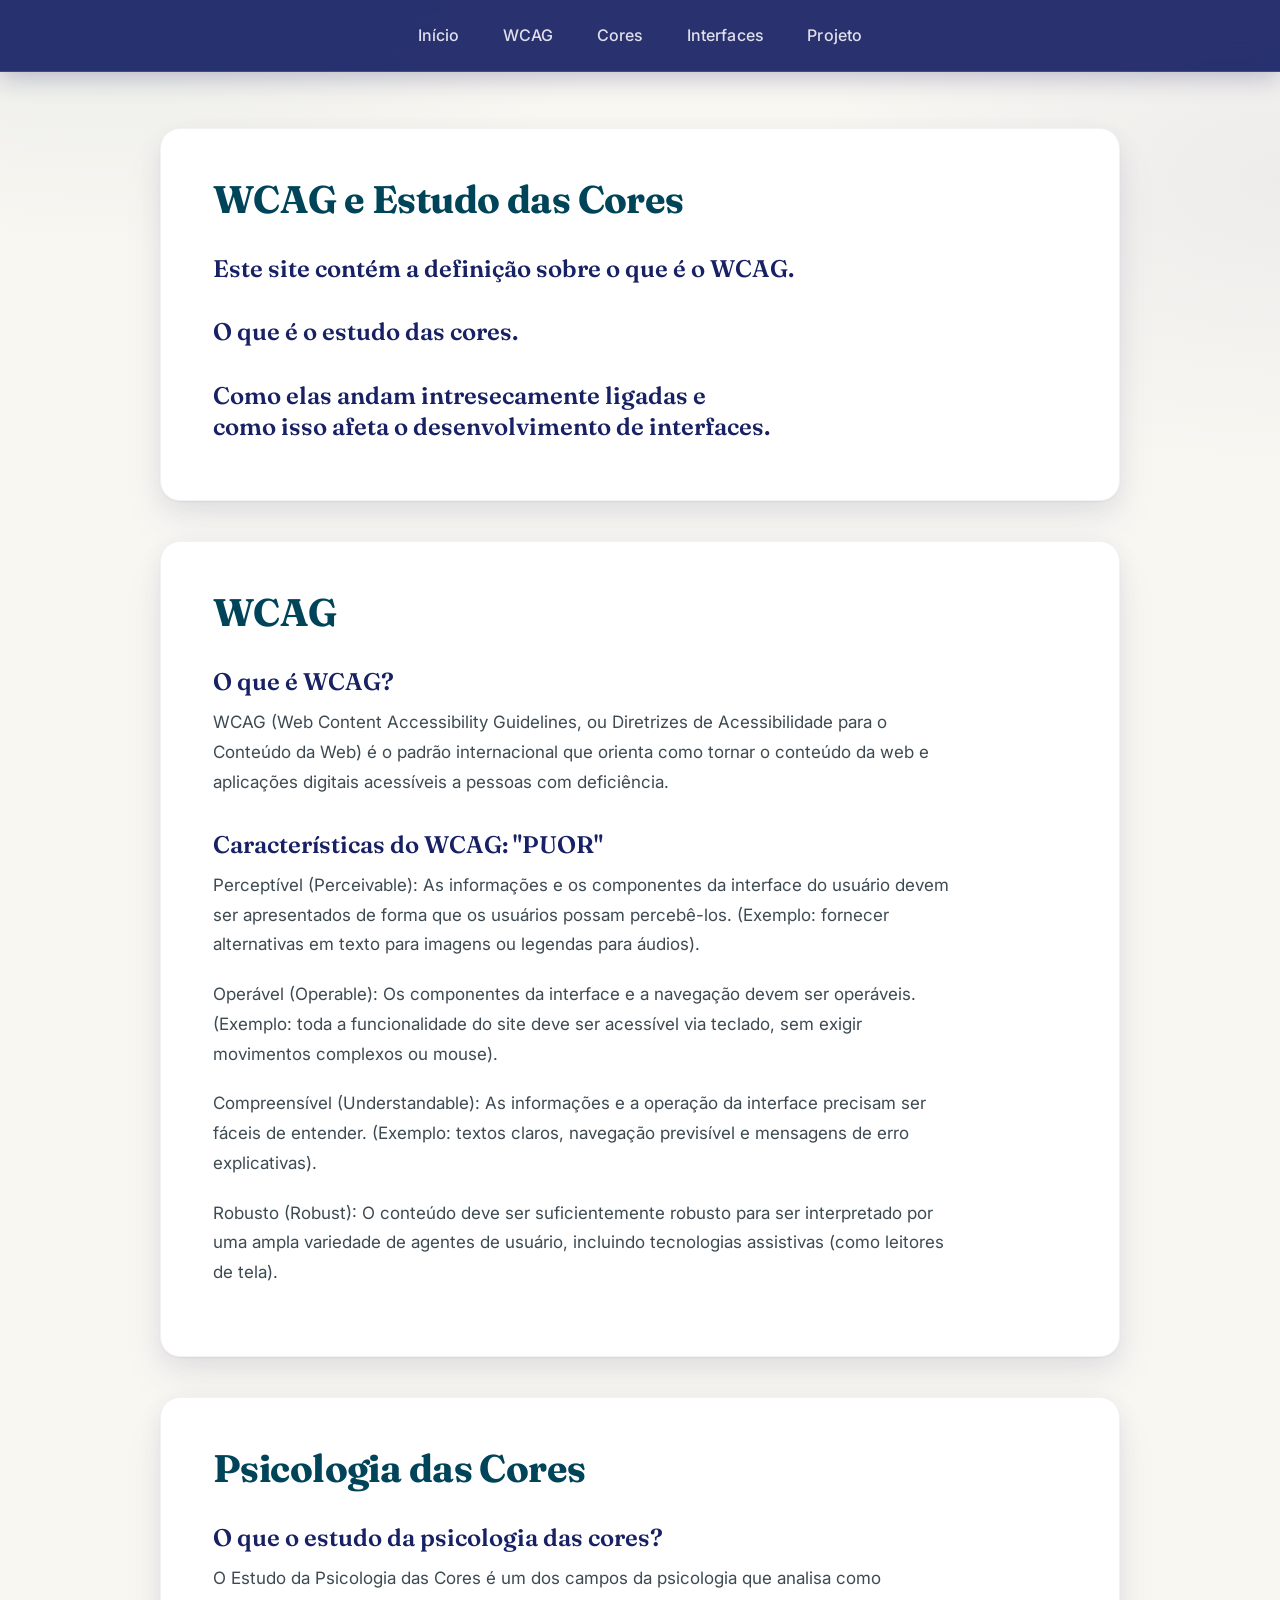
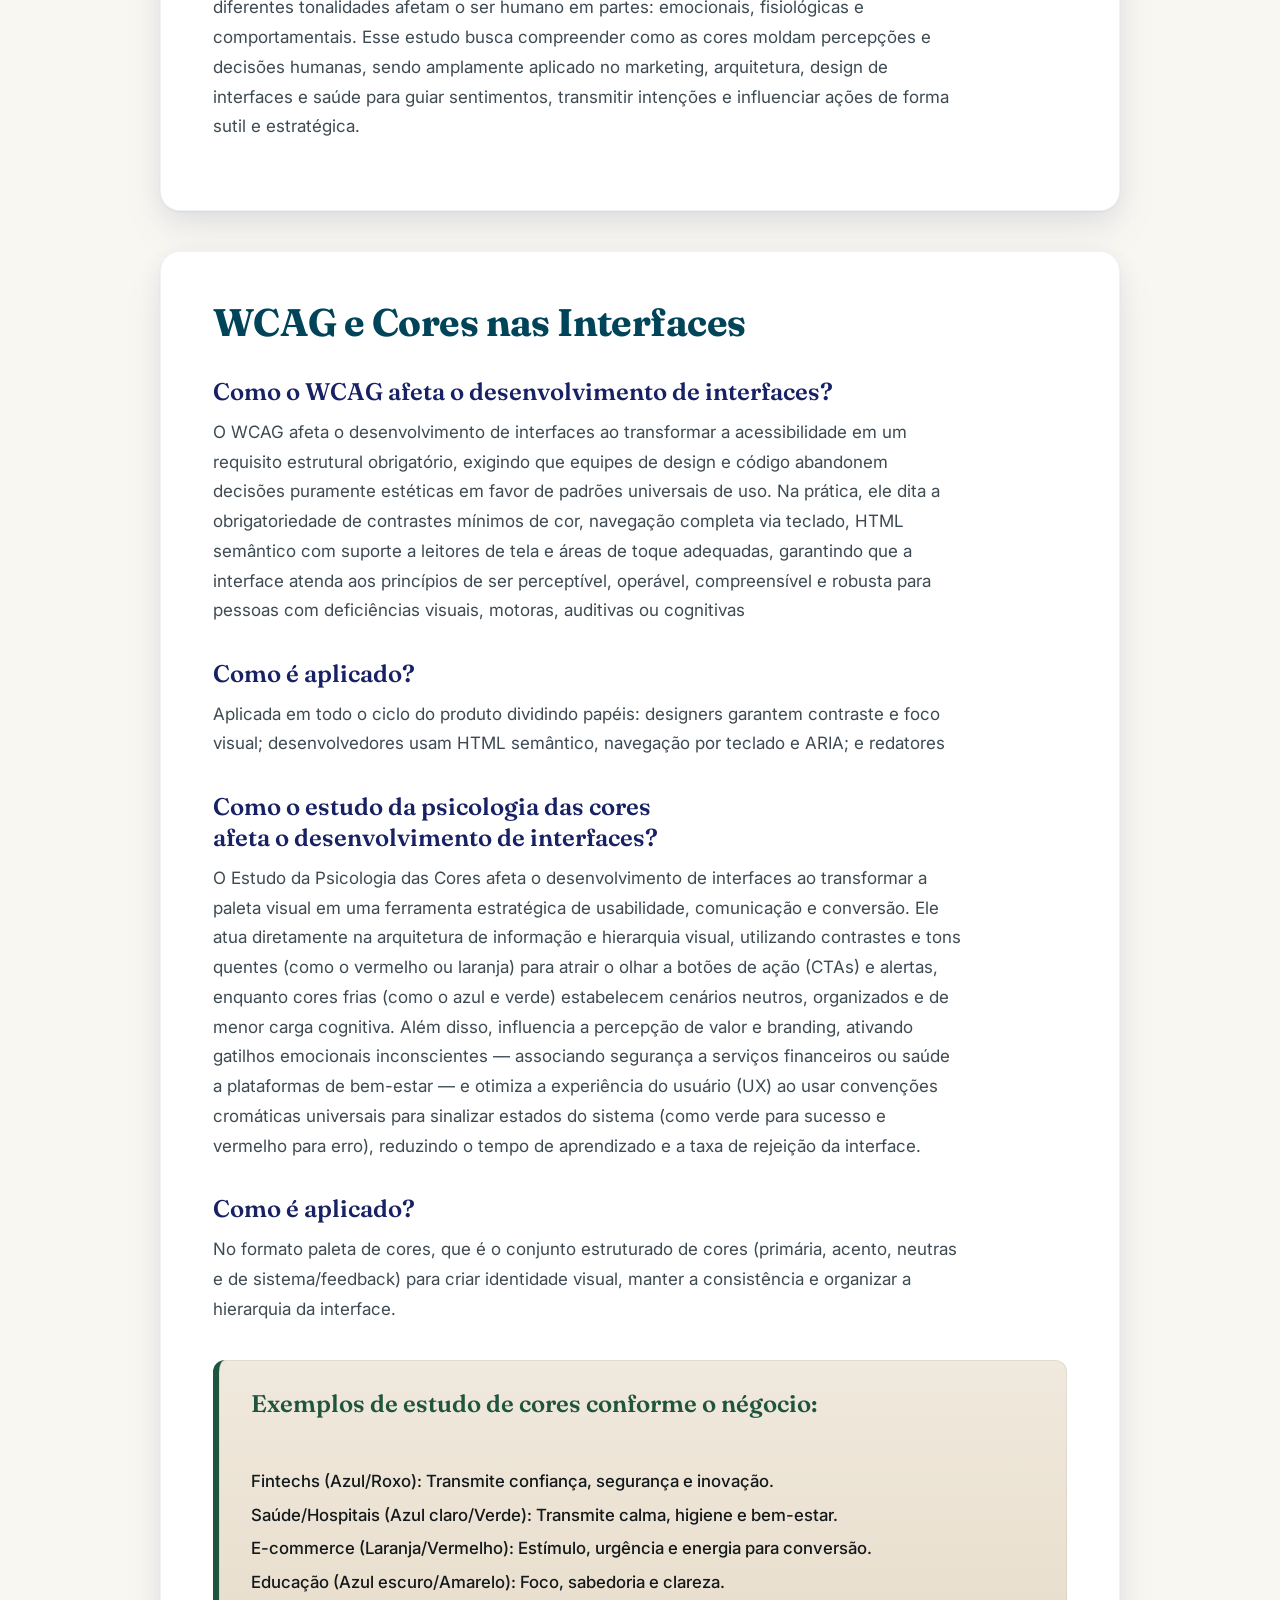
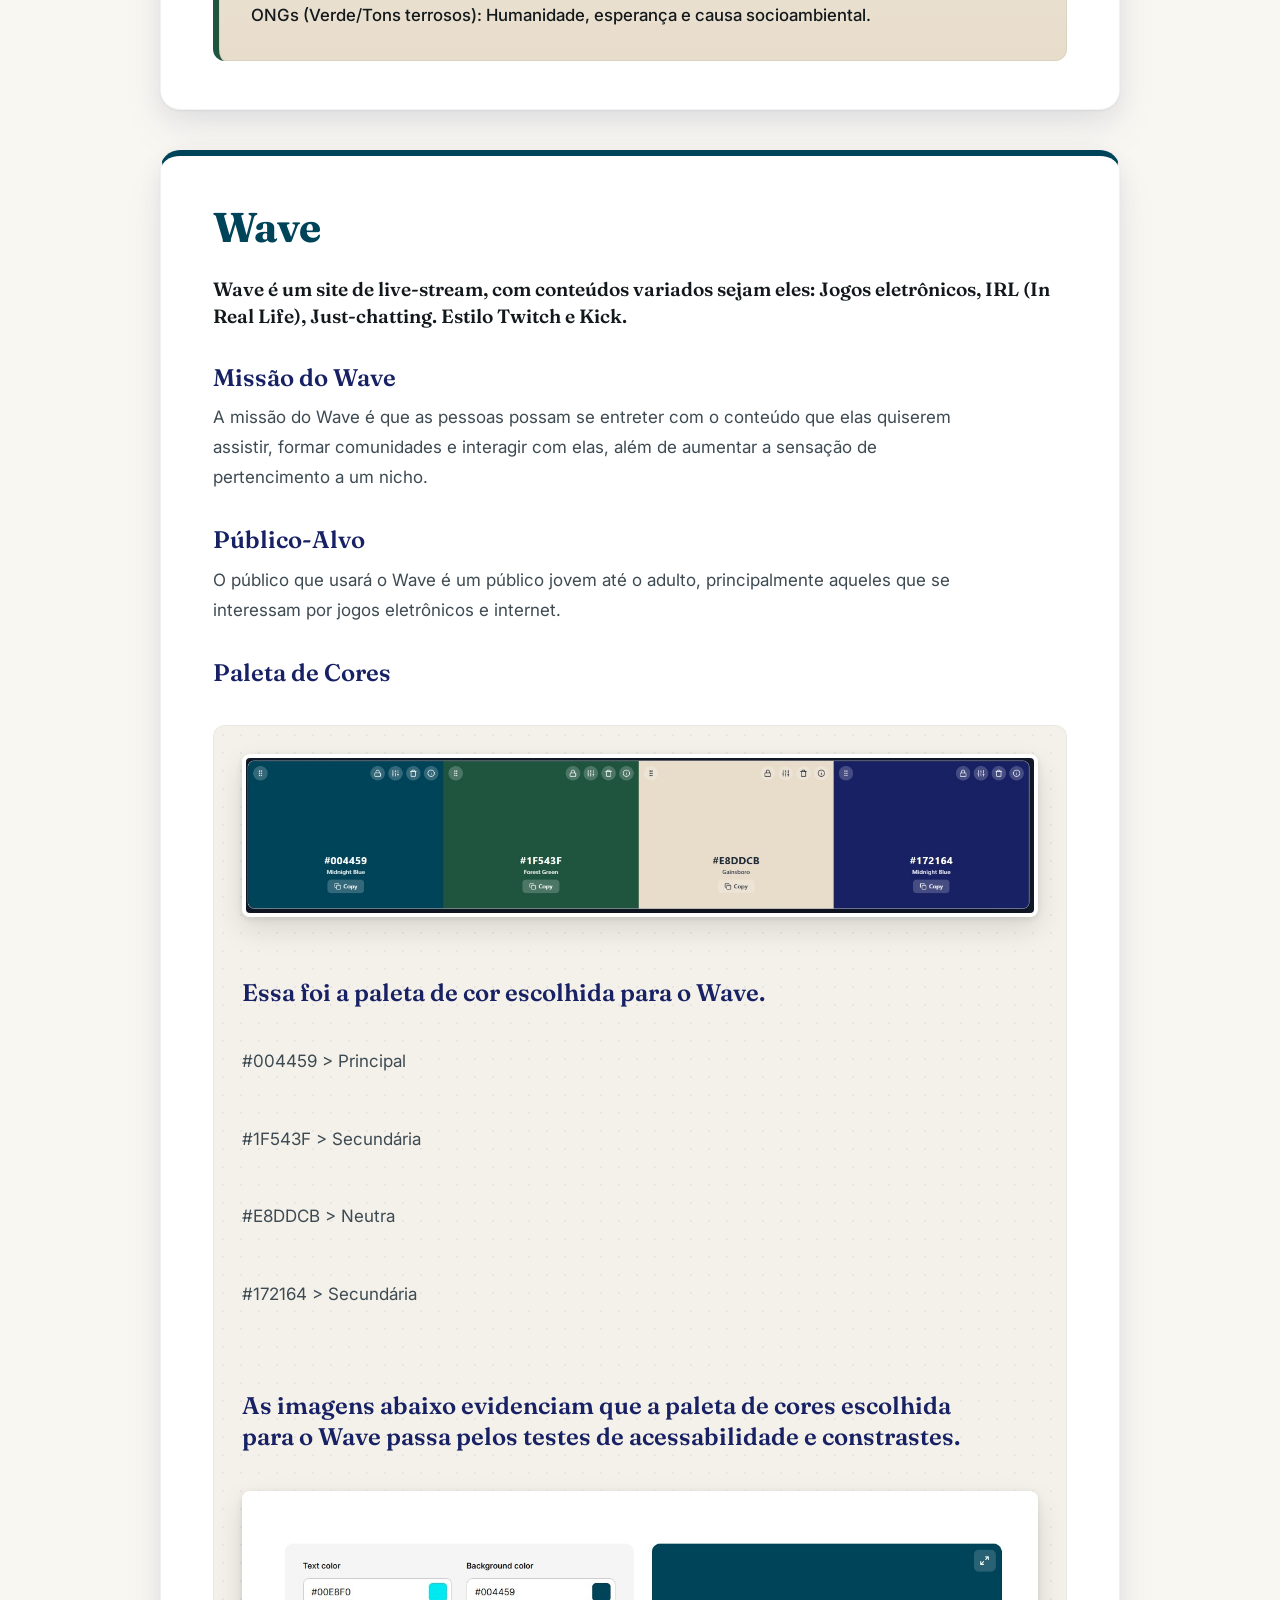
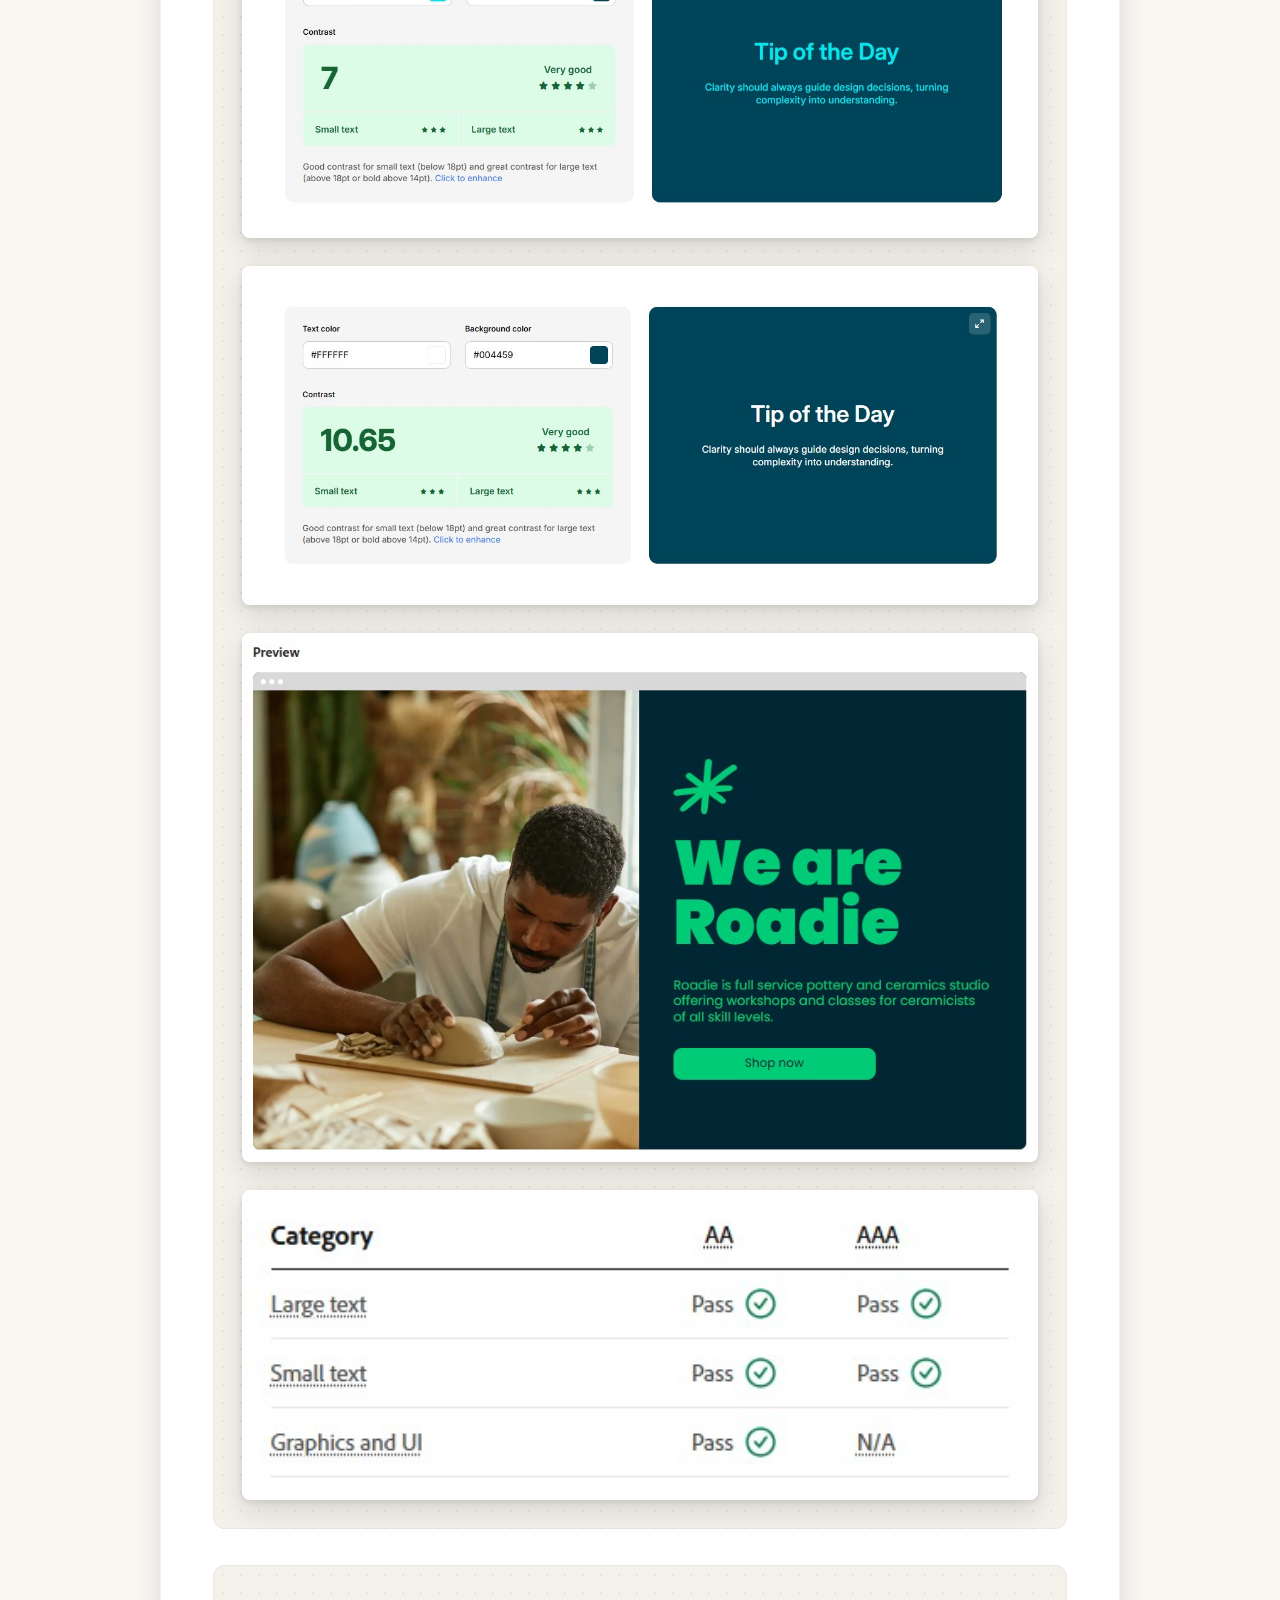
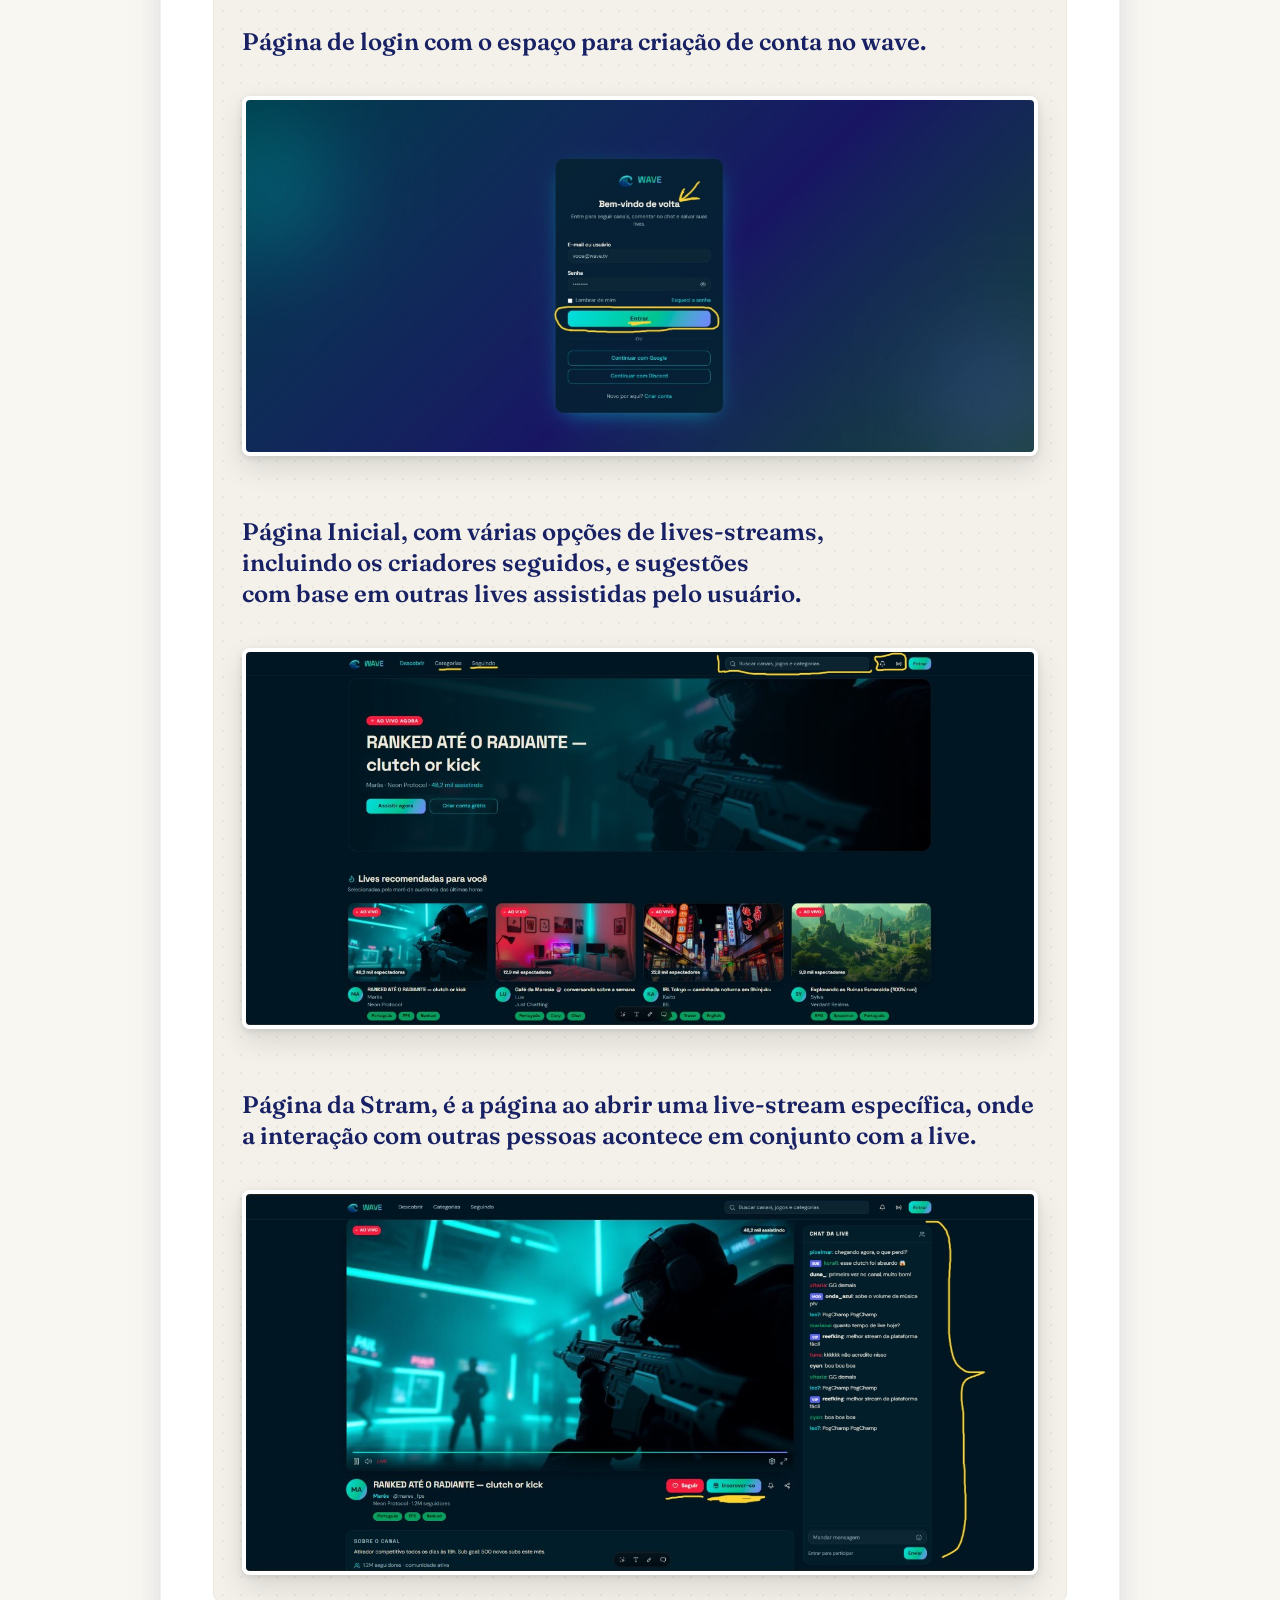
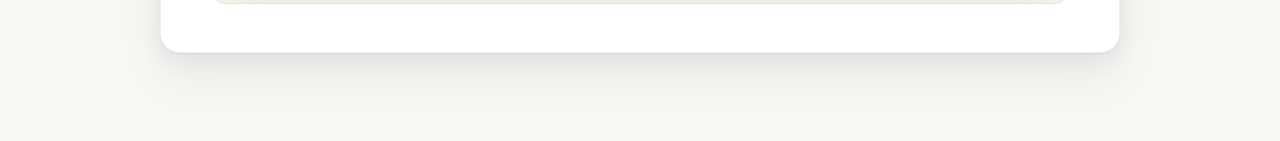
<file: wcag-cores/index.html>
<!DOCTYPE html>
<html lang="en">
<head>
  <meta charset="UTF-8">
  <meta name="viewport" content="width=device-width, initial-scale=1.0">
  <title>Revisão de Tudo</title>
  <link rel="stylesheet" href="style_cores.css">
</head>

<header class="navbar">
    <a href="#Início" class="navbar__link">Início</a>
    <a href="#WCAG" class="navbar__link">WCAG</a>
    <a href="#Cores" class="navbar__link">Cores</a>
    <a href="#Interfaces" class="navbar__link">Interfaces</a>
    <a href="#Projeto" class="navbar__link">Projeto</a>
</header>

<body>

    <section id="Início">
        <h1>WCAG e Estudo das Cores</h1>
            <h2>Este site contém a definição sobre o que é o WCAG.</h2>
            <h2>O que é o estudo das cores.</h2>
            <h2>Como elas andam intresecamente ligadas e como isso afeta o desenvolvimento de interfaces.</h2>
    </section>




    <section id="WCAG">
        <h1>WCAG</h1>
            <h2>O que é WCAG?</h2>
                <h4>WCAG (Web Content Accessibility Guidelines, ou Diretrizes de Acessibilidade para o Conteúdo da Web) é o padrão internacional que orienta como tornar o conteúdo da web e aplicações digitais acessíveis a pessoas com deficiência.</h4>

            <h2>Características do WCAG: "PUOR"</h2>
                <h4>Perceptível (Perceivable): As informações e os componentes da interface do usuário devem ser apresentados de forma que os usuários possam percebê-los. (Exemplo: fornecer alternativas em texto para imagens ou legendas para áudios).</h4>
                
                <h4>Operável (Operable): Os componentes da interface e a navegação devem ser operáveis. (Exemplo: toda a funcionalidade do site deve ser acessível via teclado, sem exigir movimentos complexos ou mouse).</h4>

                <h4>Compreensível (Understandable): As informações e a operação da interface precisam ser fáceis de entender. (Exemplo: textos claros, navegação previsível e mensagens de erro explicativas).</h4>

                <h4>Robusto (Robust): O conteúdo deve ser suficientemente robusto para ser interpretado por uma ampla variedade de agentes de usuário, incluindo tecnologias assistivas (como leitores de tela).</h4>

    </section>

    <section id="Cores">
        <h1>Psicologia das Cores</h1>

            <h2>O que o estudo da psicologia das cores?</h2>

                <h4>O Estudo da Psicologia das Cores é um dos campos da psicologia que analisa como diferentes tonalidades afetam o ser humano em partes: emocionais, fisiológicas e comportamentais. Esse estudo busca compreender como as cores moldam percepções e decisões humanas, sendo amplamente aplicado no marketing, arquitetura, design de interfaces e saúde para guiar sentimentos, transmitir intenções e influenciar ações de forma sutil e estratégica.</h4>

    </section>


    <section id="Interfaces">
            <h1>WCAG e Cores nas Interfaces</h1>

                <h2>Como o WCAG afeta o desenvolvimento de interfaces?</h2>

                    <h4>O WCAG afeta o desenvolvimento de interfaces ao transformar a acessibilidade em um requisito estrutural obrigatório, exigindo que equipes de design e código abandonem decisões puramente estéticas em favor de padrões universais de uso. Na prática, ele dita a obrigatoriedade de contrastes mínimos de cor, navegação completa via teclado, HTML semântico com suporte a leitores de tela e áreas de toque adequadas, garantindo que a interface atenda aos princípios de ser perceptível, operável, compreensível e robusta para pessoas com deficiências visuais, motoras, auditivas ou cognitivas</h4>

                
                <h2>Como é aplicado?</h2>

                    <h4>Aplicada em todo o ciclo do produto dividindo papéis: designers garantem contraste e foco visual; desenvolvedores usam HTML semântico, navegação por teclado e ARIA; e redatores</h4>
                <h2>Como o estudo da psicologia das cores afeta o desenvolvimento de interfaces?</h2>

                    <h4>O Estudo da Psicologia das Cores afeta o desenvolvimento de interfaces ao transformar a paleta visual em uma ferramenta estratégica de usabilidade, comunicação e conversão. Ele atua diretamente na arquitetura de informação e hierarquia visual, utilizando contrastes e tons quentes (como o vermelho ou laranja) para atrair o olhar a botões de ação (CTAs) e alertas, enquanto cores frias (como o azul e verde) estabelecem cenários neutros, organizados e de menor carga cognitiva. Além disso, influencia a percepção de valor e branding, ativando gatilhos emocionais inconscientes — associando segurança a serviços financeiros ou saúde a plataformas de bem-estar — e otimiza a experiência do usuário (UX) ao usar convenções cromáticas universais para sinalizar estados do sistema (como verde para sucesso e vermelho para erro), reduzindo o tempo de aprendizado e a taxa de rejeição da interface.</h4>
                <h2>Como é aplicado?</h2>

                    <h4>No formato paleta de cores, que é o conjunto estruturado de cores (primária, acento, neutras e de sistema/feedback) para criar identidade visual, manter a consistência e organizar a hierarquia da interface.</h4>
        
        
        <div class="Exemplos">
            
            <h2>Exemplos de estudo de cores conforme o négocio:</h2>

                <h3>
                    Fintechs (Azul/Roxo): Transmite confiança, segurança e inovação.
                    Saúde/Hospitais (Azul claro/Verde): Transmite calma, higiene e bem-estar.
                    E-commerce (Laranja/Vermelho): Estímulo, urgência e energia para conversão.
                    Educação (Azul escuro/Amarelo): Foco, sabedoria e clareza.
                    ONGs (Verde/Tons terrosos): Humanidade, esperança e causa socioambiental.
                </h3>

        </div>
        

    </section>

    
    
    
    
    <section id="Projeto">

        <h1>Wave</h1>
                <h3>Wave é um site de live-stream, com conteúdos variados sejam eles: Jogos eletrônicos, IRL (In Real Life), Just-chatting. Estilo Twitch e Kick.</h3>

            <h2>Missão do Wave</h2>
                    <h4>A missão do Wave é que as pessoas possam se entreter com o conteúdo que elas quiserem assistir, formar comunidades e interagir com elas, além de aumentar a sensação de pertencimento a um nicho. </h4>
            <h2>Público-Alvo</h2>
                    <h4>O público que usará o Wave é um público jovem até o adulto, principalmente aqueles que se interessam por jogos eletrônicos e internet.</h4>
    
            <h2>Paleta de Cores</h2>

    <div class="image-container">
            
        <img src="imagens/paleta.jpg" alt="Palete de cor">
            <h2>Essa foi a paleta de cor escolhida para o Wave.</h2>
                <h4>#004459 > Principal</h4>
                <h4>#1F543F > Secundária</h4>
                <h4>#E8DDCB > Neutra</h4>
                <h4>#172164 > Secundária</h4>

            <h2>As imagens abaixo evidenciam que a paleta de cores escolhida para o Wave passa pelos testes de acessabilidade e constrastes.</h2>
        <img src="imagens/teste1.jpg" alt="Teste 1">
        <img src="imagens/teste2.jpg" alt="Teste 2">
        <img src="imagens/teste3.jpg" alt="Teste 3">
        <img src="imagens/teste4.jpg" alt="Teste 4">
    </div>




    <div class="image-container">


            <h2>Página de login com o espaço para criação de conta no wave.</h2>
        <img src="imagens/wave1.jpg" alt="wave1">
            <h2>Página Inicial, com várias opções de lives-streams, incluindo os criadores seguidos, e sugestões com base em outras lives assistidas pelo usuário.</h2>
        <img src="imagens/wave2.jpg" alt="wave2">
            <h2>Página da Stram, é a página ao abrir uma live-stream específica, onde a interação com outras pessoas acontece em conjunto com a live.</h2>
        <img src="imagens/wave3.jpg" alt="wave3">
    </div>

    </section>













</body>
</file>
<file: design-thinking/style_cores.css>
@import url('https://fonts.googleapis.com/css2?family=Fraunces:ital,opsz,wght@0,9..144,400;0,9..144,500;0,9..144,600;1,9..144,400;1,9..144,500&family=IBM+Plex+Sans:wght@400;500;600&display=swap');


:root {
  --paper:        #EFEDE6;
  --paper-raised: #F7F5EF;
  --ink:          #211D19;
  --ink-soft:     #4A443C;
  --muted:        #7A7365;
  --line:         #D8D2C2;
  --accent:       #E9A319;   /* post-it amarelo */
  --accent-ink:   #6B4B08;   /* texto sobre o accent, contraste */
  --link:         #2B4C7E;   /* caneta azul */
  --link-hover:   #1B345C;

  --serif: "Fraunces", "Iowan Old Style", Georgia, serif;
  --sans:  "IBM Plex Sans", -apple-system, BlinkMacSystemFont, "Segoe UI", sans-serif;

  --measure: 62ch;
  --nav-height: 64px;
}

*, *::before, *::after { box-sizing: border-box; }

body {
  margin: 0;
  background: var(--paper);
  color: var(--ink);
  font-family: var(--sans);
  font-size: 17px;
  line-height: 1.6;
  -webkit-font-smoothing: antialiased;
}

img { max-width: 100%; display: block; }

a {
  color: var(--link);
  text-decoration: none;
}

::selection {
  background: var(--accent);
  color: var(--ink);
}

/* Todas as seções ancoráveis ficam visíveis abaixo da navbar fixa */
section {
  scroll-margin-top: calc(var(--nav-height) + 12px);
  max-width: 920px;
  margin: 0 auto;
  padding: 96px 32px;
}

#início { scroll-margin-top: 0; }



h1 {
  font-family: var(--serif);
  font-weight: 600;
  font-size: clamp(2.1rem, 4.5vw, 3.1rem);
  line-height: 1.15;
  letter-spacing: -0.01em;
  color: var(--ink);
  margin: 0 0 28px;
  max-width: 16ch;
}

h2 {
  font-family: var(--serif);
  font-weight: 600;
  font-size: clamp(1.3rem, 2.4vw, 1.6rem);
  line-height: 1.3;
  color: var(--ink);
  margin: 0 0 10px;
}

h3 {
  font-family: var(--serif);
  font-weight: 500;
  font-style: italic;
  font-size: 1.15rem;
  color: var(--ink-soft);
  margin: 36px 0 10px;
}


h4 {
  font-family: var(--sans);
  font-weight: 400;
  font-size: 1rem;
  line-height: 1.7;
  color: var(--ink-soft);
  max-width: var(--measure);
  margin: 0 0 20px;
}

.navbarss {
  position: sticky;
  top: 0;
  z-index: 50;
  display: flex;
  align-items: center;
  gap: clamp(16px, 3vw, 36px);
  height: var(--nav-height);
  padding: 0 32px;
  background: var(--ink);
  overflow-x: auto;
  white-space: nowrap;
}

.navbar__link {
  position: relative;
  font-family: var(--sans);
  font-weight: 500;
  font-size: 0.92rem;
  color: var(--paper-raised);
  padding: 6px 2px;
  flex: 0 0 auto;
}

.navbar__link::after {
  content: "";
  position: absolute;
  left: 0;
  right: 0;
  bottom: 0;
  height: 2px;
  background: var(--accent);
  opacity: 0;
}

.navbar__link:hover::after,
.navbar__link:focus-visible::after {
  opacity: 1;
}

.navbar__link:focus-visible {
  outline: 2px solid var(--accent);
  outline-offset: 3px;
  border-radius: 2px;
}


#Conceito {
  padding-top: 120px;
  padding-bottom: 88px;
}

#Conceito h1 {
  max-width: 14ch;
}

#Conceito h4 {
  font-size: 1.15rem;
  line-height: 1.7;
  color: var(--ink);
  max-width: 58ch;
}


#Módulos {
  counter-reset: modulo;
}

#Módulos h2 {
  position: relative;
  counter-increment: modulo;
  padding-left: 52px;
  margin-top: 44px;
}

#Módulos h2::before {
  content: counter(modulo, decimal-leading-zero);
  position: absolute;
  left: 0;
  top: 0.05em;
  font-family: var(--serif);
  font-style: italic;
  font-weight: 500;
  font-size: 1.05rem;
  color: var(--accent-ink);
}

#Módulos h4 {
  padding-left: 52px;
}


[id="Técnicas e Ferramentas"] h2 {
  margin-top: 40px;
  padding-top: 32px;
}

[id="Técnicas e Ferramentas"] h2:first-of-type {
  margin-top: 12px;
  padding-top: 0;
}

[id="Técnicas e Ferramentas"] h2::before {
  content: "";
  display: inline-block;
  width: 8px;
  height: 8px;
  margin-right: 10px;
  background: var(--accent);
  border-radius: 50%;
  vertical-align: middle;
}


#Projeto h1 { max-width: 20ch; }


#Projeto > h2:nth-of-type(1) {
  font-style: italic;
  font-weight: 500;
  color: var(--ink-soft);
  max-width: var(--measure);
  padding-bottom: 40px;
  margin-bottom: 8px;
}

#Projeto { counter-reset: capitulo; }

#Projeto > h2:nth-of-type(n + 2) {
  counter-increment: capitulo;
  position: relative;
  padding-left: 52px;
  margin-top: 56px;
}

#Projeto > h2:nth-of-type(n + 2)::before {
  content: counter(capitulo, decimal-leading-zero);
  position: absolute;
  left: 0;
  top: 0.05em;
  font-family: var(--serif);
  font-style: italic;
  font-weight: 500;
  font-size: 1.05rem;
  color: var(--accent-ink);
}

#Projeto > h4 { padding-left: 52px; }
#Projeto > h3 { padding-left: 52px; }
#Projeto > .image-container { margin-left: 52px; }


#Projeto > h3:first-of-type {
  font-size: 1.05rem;
  color: var(--muted);
}

#Projeto > h3:not(:first-of-type) {
  font-style: normal;
  font-weight: 600;
  color: var(--ink);
  margin-left: 52px;
  padding-top: 0;
}

#Projeto > h3:not(:first-of-type) + h4 {
  padding-left: 52px;
}


.image-container {
  display: grid;
  grid-template-columns: repeat(auto-fit, minmax(220px, 1fr));
  gap: 18px;
  margin-top: 20px;
}

.image-container img {
  width: 100%;
  aspect-ratio: 4 / 3;
  object-fit: cover;
}


#Projeto > .image-container:last-of-type {
  grid-template-columns: 1fr;
  max-width: 860px;
  margin: 28px auto 0;
  padding-left: 0;
  gap: 40px;
}

#Projeto > .image-container:last-of-type img {
  aspect-ratio: auto;
  object-fit: contain;
}


a:focus-visible,
button:focus-visible {
  outline: 2px solid var(--link);
  outline-offset: 3px;
}

@media (max-width: 640px) {
  section { padding: 64px 20px; }

  .navbarss { padding: 0 20px; gap: 20px; }

  #Módulos h2, #Módulos h4,
  #Projeto > h2:nth-of-type(n + 2), #Projeto > h4, #Projeto > h3,
  #Projeto > .image-container {
    padding-left: 40px;
    margin-left: 0;
  }

  #Projeto > h3:not(:first-of-type) {
    margin-left: 40px;
  }
}
</file>
<file: heuristicas-nielsen/style.css>
* {

    margin: 0;

    padding: 0;

    box-sizing: border-box;

  }

 

  body {

    font-family: Arial, sans-serif;

    color: #222;

    background-color: #fff;

    line-height: 1.6;

  }

 

  a {

    text-decoration: none;

    color: inherit;

  }

 

  section {

    scroll-margin-top: 70px;

    padding: 60px 20px;

    max-width: 900px;

    margin: 0 auto;

  }

 

  h1 {

    margin-bottom: 10px;

  }

 

  h2 {

    margin-bottom: 10px;

    font-size: 1.1rem;

  }

 

  p {

    margin-bottom: 10px;

  }

 

  .navbar {

    display: flex;

    justify-content: center;

    gap: 20px;

    background-color: #222;

    padding: 15px;

    position: sticky;

    top: 0;

  }

 

  .navbar__link {

    color: #fff;

    padding: 8px 14px;

    border-radius: 4px;

  }

 

  .navbar__link:hover {

    background-color: #444;

  }

 

  .lista-heuristicas {

    display: flex;

    flex-direction: column;

    gap: 20px;

    margin-top: 30px;

  }

 

  .heuristica {

    border: 1px solid #ddd;

    border-radius: 6px;

    padding: 20px;

    min-height: 80px;

  }

 

  .links {

    display: flex;

    gap: 15px;

    margin-top: 15px;

  }

 

  .links a {

    background-color: #222;

    color: #fff;

    padding: 10px 16px;

    border-radius: 4px;

  }

 

  .links a:hover {

    background-color: #444;

  }

 

  .relatorio-conteudo {

    min-height: 200px;

    border: 1px dashed #ccc;

    border-radius: 6px;

    margin-top: 20px;

  }

 

  footer {

    text-align: center;

    padding: 20px;

    font-size: 0.85rem;

    color: #666;

    border-top: 1px solid #eee;

  }
</file>
<file: wcag-cores/style_cores.css>
@import url('https://fonts.googleapis.com/css2?family=Fraunces:opsz,wght@9..144,500;9..144,600;9..144,700&family=Inter:wght@400;500;600&display=swap');

:root {
  --color-primary: #004459;
  --color-secondary: #172164;
  --color-accent: #1f543f;
  --color-neutral-light: #e8ddcb;
  --bg-main: #f9f7f2;
  --bg-card: #ffffff;
  --text-dark: #12181b;
  --text-light: #ffffff;
  --text-muted: #3d4a52;
  --focus-ring: #ffb703;

  --font-display: 'Fraunces', Georgia, 'Times New Roman', serif;
  --font-body: 'Inter', system-ui, -apple-system, 'Segoe UI', Roboto, sans-serif;

  --radius-lg: 20px;
  --radius-md: 12px;
  --radius-sm: 8px;

  --shadow-static: 0 1px 2px rgba(18, 24, 27, 0.06), 0 4px 12px rgba(18, 24, 27, 0.05);
  --shadow-card: 0 1px 2px rgba(18, 24, 27, 0.05), 0 8px 24px rgba(23, 33, 100, 0.07),
    0 24px 48px rgba(23, 33, 100, 0.05);
  --shadow-image: 0 2px 6px rgba(18, 24, 27, 0.1), 0 12px 28px rgba(18, 24, 27, 0.12);

  --navbar-height: 72px;
  --ease: cubic-bezier(0.22, 0.61, 0.36, 1);
}

*, *::before, *::after {
  box-sizing: border-box;
  margin: 0;
  padding: 0;
}

html {
  font-size: 100%;
  scroll-behavior: smooth;
  scroll-padding-top: calc(var(--navbar-height) + 1rem);
}

body {
  font-family: var(--font-body);
  font-size: 1.0625rem;
  line-height: 1.7;
  color: var(--text-dark);
  background-color: var(--bg-main);
  background-image:
    radial-gradient(900px 500px at 8% -5%, rgba(0, 68, 89, 0.07), transparent 60%),
    radial-gradient(800px 500px at 100% 20%, rgba(23, 33, 100, 0.05), transparent 60%);
  background-attachment: fixed;
  padding-top: calc(var(--navbar-height) + 1rem);
  padding-bottom: 3rem;
  -webkit-font-smoothing: antialiased;
  text-rendering: optimizeLegibility;
}

::selection {
  background: var(--color-primary);
  color: var(--text-light);
}

:focus-visible {
  outline: 3px solid var(--focus-ring);
  outline-offset: 3px;
  border-radius: 4px;
}

.navbar {
  position: fixed;
  top: 0;
  left: 0;
  width: 100%;
  height: var(--navbar-height);
  background-color: rgba(23, 33, 100, 0.92);
  -webkit-backdrop-filter: saturate(160%) blur(12px);
  backdrop-filter: saturate(160%) blur(12px);
  display: flex;
  justify-content: center;
  align-items: center;
  gap: 0.5rem;
  border-bottom: 1px solid rgba(255, 255, 255, 0.12);
  box-shadow: 0 6px 24px rgba(23, 33, 100, 0.25);
  z-index: 1000;
}

.navbar__link {
  position: relative;
  color: rgba(255, 255, 255, 0.85);
  text-decoration: none;
  font-weight: 500;
  font-size: 1rem;
  letter-spacing: 0.01em;
  padding: 0.55rem 1.1rem;
  border-radius: 999px;
  transition: color 0.2s var(--ease), background-color 0.2s var(--ease);
}

.navbar__link:hover {
  color: var(--text-light);
  background-color: rgba(255, 255, 255, 0.12);
}

.navbar__link:active {
  background-color: rgba(255, 255, 255, 0.2);
}

.navbar__link[aria-current],
.navbar__link.active {
  color: var(--text-light);
  background-color: rgba(255, 255, 255, 0.16);
  font-weight: 600;
}

section {
  position: relative;
  max-width: 960px;
  margin: 2.5rem auto;
  padding: 3rem 3.25rem;
  background-color: var(--bg-card);
  border-radius: var(--radius-lg);
  box-shadow: var(--shadow-card);
  border: 1px solid rgba(23, 33, 100, 0.06);
  overflow: hidden;
}

#início {
  padding: 4.5rem 3.5rem;
  background:
    radial-gradient(520px 320px at 92% 8%, rgba(232, 221, 203, 0.22), transparent 70%),
    radial-gradient(420px 320px at 0% 100%, rgba(255, 255, 255, 0.08), transparent 70%),
    linear-gradient(135deg, var(--color-primary) 0%, var(--color-secondary) 100%);
  color: var(--text-light);
  border: none;
  box-shadow: 0 2px 4px rgba(18, 24, 27, 0.1), 0 20px 50px rgba(23, 33, 100, 0.3);
}

#início::after {
  content: '';
  position: absolute;
  right: -90px;
  bottom: -90px;
  width: 280px;
  height: 280px;
  border-radius: 50%;
  border: 1px solid rgba(255, 255, 255, 0.18);
  box-shadow: 0 0 0 36px rgba(255, 255, 255, 0.04), 0 0 0 72px rgba(255, 255, 255, 0.025);
  pointer-events: none;
}

#início > * {
  position: relative;
  z-index: 1;
}

#início h1,
#início h2 {
  color: var(--text-light);
}

#início h1 {
  font-size: clamp(2.4rem, 5vw, 3.4rem);
  letter-spacing: -0.02em;
  margin-bottom: 1.75rem;
}

#início h2 {
  font-family: var(--font-body);
  font-size: 1.2rem;
  font-weight: 400;
  line-height: 1.7;
  max-width: 60ch;
  border-left: 3px solid var(--color-neutral-light);
  padding-left: 1.25rem;
  margin-top: 1rem;
  color: rgba(255, 255, 255, 0.92);
}

#Projeto {
  border-top: 6px solid var(--color-primary);
}

#Projeto h1 {
  color: var(--color-primary);
  font-size: clamp(2rem, 4vw, 2.6rem);
}

h1,
h2,
h3 {
  font-family: var(--font-display);
  font-optical-sizing: auto;
}

h1 {
  font-size: 2.4rem;
  font-weight: 700;
  color: var(--color-primary);
  margin-bottom: 1.5rem;
  line-height: 1.15;
  letter-spacing: -0.015em;
  text-wrap: balance;
}

h2 {
  font-size: 1.5rem;
  font-weight: 600;
  color: var(--color-secondary);
  margin-top: 2rem;
  margin-bottom: 0.65rem;
  line-height: 1.3;
  text-wrap: balance;
}

h3 {
  font-size: 1.2rem;
  font-weight: 600;
  color: var(--text-dark);
  line-height: 1.4;
}

h4 {
  font-family: var(--font-body);
  font-size: 1.0625rem;
  font-weight: 400;
  color: var(--text-muted);
  margin-bottom: 1.25rem;
  line-height: 1.75;
  max-width: 68ch;
}

p {
  max-width: 68ch;
  color: var(--text-muted);
}

a {
  color: var(--color-primary);
  text-underline-offset: 3px;
  text-decoration-thickness: 1px;
  transition: color 0.2s var(--ease);
}

a:hover {
  color: var(--color-secondary);
  text-decoration-thickness: 2px;
}

.Exemplos {
  background-color: var(--color-neutral-light);
  background-image: linear-gradient(180deg, rgba(255, 255, 255, 0.35), rgba(255, 255, 255, 0));
  padding: 1.75rem 2rem;
  border-radius: var(--radius-md);
  margin-top: 2.25rem;
  border-left: 6px solid var(--color-accent);
  box-shadow: inset 0 0 0 1px rgba(31, 84, 63, 0.08);
}

.Exemplos h2 {
  color: var(--color-accent);
  margin-top: 0;
  margin-bottom: 0.75rem;
}

.Exemplos h3 {
  font-family: var(--font-body);
  font-size: 1.05rem;
  font-weight: 500;
  line-height: 2;
  color: var(--text-dark);
  white-space: pre-line;
}

.image-container {
  display: flex;
  flex-direction: column;
  gap: 1.75rem;
  margin-top: 2.25rem;
  padding: 1.75rem;
  background-color: #f4f1ea;
  background-image: radial-gradient(rgba(23, 33, 100, 0.06) 1px, transparent 1px);
  background-size: 18px 18px;
  border-radius: var(--radius-md);
  border: 1px solid rgba(0, 0, 0, 0.04);
}

.image-container img {
  display: block;
  width: 100%;
  height: auto;
  border-radius: var(--radius-sm);
  border: 4px solid var(--bg-card);
  box-shadow: var(--shadow-image);
  transition: transform 0.35s var(--ease), box-shadow 0.35s var(--ease);
}

.image-container img:hover {
  transform: translateY(-3px);
  box-shadow: 0 4px 10px rgba(18, 24, 27, 0.12), 0 20px 40px rgba(18, 24, 27, 0.16);
}

@media (max-width: 768px) {
  :root {
    --navbar-height: 108px;
  }

  body {
    font-size: 1rem;
  }

  .navbar {
    height: auto;
    min-height: 64px;
    padding: 0.75rem 1rem;
    flex-wrap: wrap;
    gap: 0.35rem;
  }

  .navbar__link {
    font-size: 0.95rem;
    padding: 0.45rem 0.85rem;
  }

  section {
    margin: 1.25rem 1rem;
    padding: 1.75rem 1.4rem;
    border-radius: var(--radius-md);
  }

  #início {
    padding: 2.5rem 1.5rem;
  }

  #início h2 {
    font-size: 1.05rem;
  }

  h1 {
    font-size: 1.85rem;
  }

  h2 {
    font-size: 1.25rem;
  }

  .Exemplos {
    padding: 1.25rem;
  }

  .image-container {
    padding: 1rem;
    gap: 1.25rem;
  }
}

@media (prefers-reduced-motion: reduce) {
  html {
    scroll-behavior: auto;
  }

  *, *::before, *::after {
    transition-duration: 0.01ms !important;
    animation-duration: 0.01ms !important;
  }

  .image-container img:hover {
    transform: none;
  }
}

@media print {
  .navbar {
    display: none;
  }

  body {
    padding-top: 0;
    background: #fff;
  }

  section {
    box-shadow: none;
    border: 1px solid #ddd;
    break-inside: avoid;
  }
}
</file>
